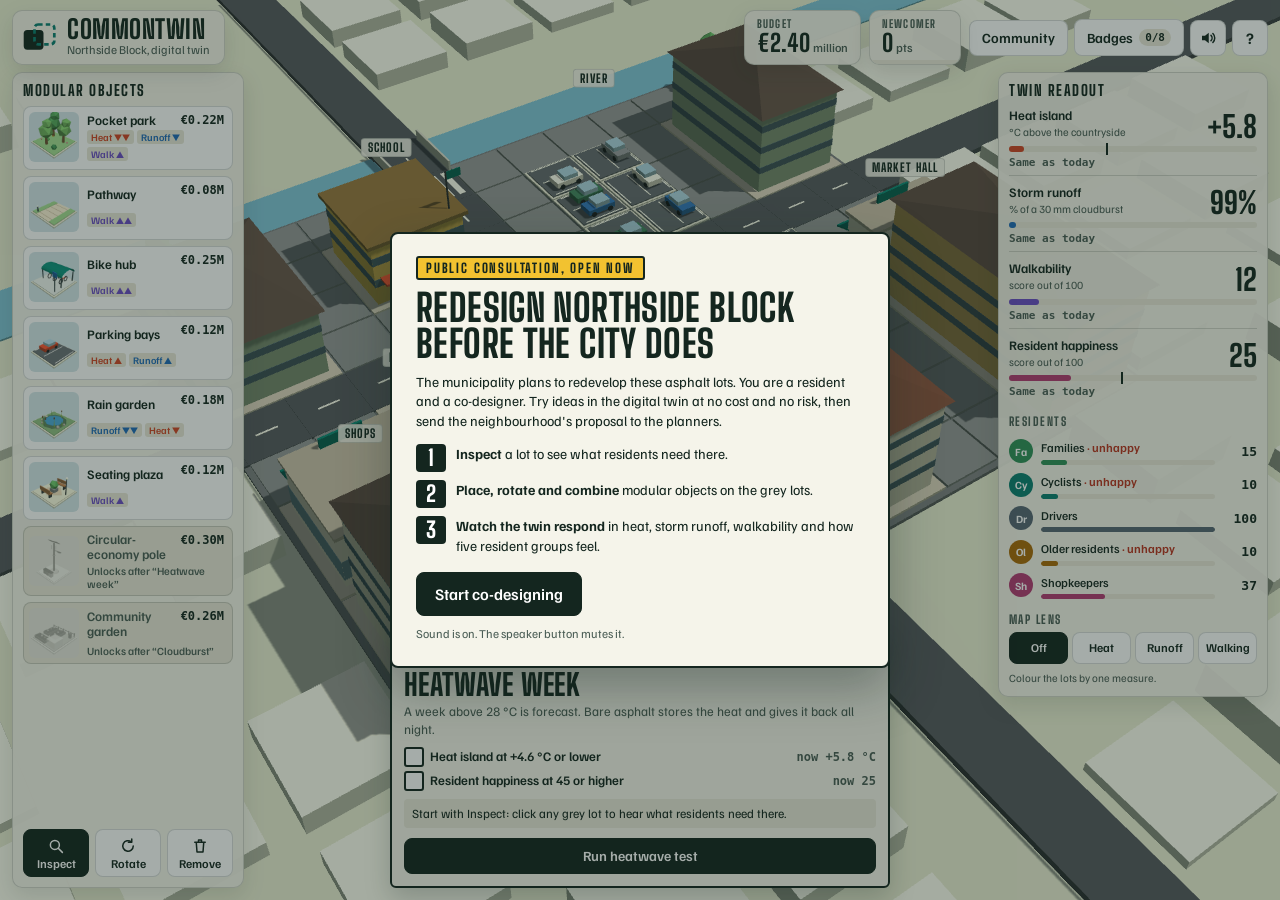
<file: commontwin/index.html>
<!DOCTYPE html>
<html lang="en">
<head>
<meta charset="utf-8">
<meta name="viewport" content="width=device-width, initial-scale=1">
<title>CommonTwin Game</title>
<link rel="preconnect" href="https://fonts.googleapis.com">
<link rel="preconnect" href="https://fonts.gstatic.com" crossorigin>
<link href="https://fonts.googleapis.com/css2?family=Big+Shoulders+Display:wght@700;800&family=Familjen+Grotesk:wght@400;500;600;700&display=swap" rel="stylesheet">
<style>
:root{
  /* Layout: a full-bleed 3D model of the block; paper annotation cards dock to the edges, and one loud yellow planning notice carries the challenge. */
  --ink:#14261f; --ink-soft:#4a5d55; --paper:#f5f4ea; --paper-2:#e9e7d8; --line:rgba(20,38,31,.17);
  --notice:#f2c230; --twin:#0a7d70; --twin-text:#086a5f;
  --heat:#cf4526; --rain:#1f6bb8; --walk:#6a4bc4; --joy:#b23a72; --good:#1d7a45; --bad:#b93420;
  --sky:#d5e6ea;
  --display:"Big Shoulders Display","Arial Narrow","Roboto Condensed",Impact,sans-serif;
  --body:"Familjen Grotesk","Segoe UI",system-ui,-apple-system,sans-serif;
  --mono:ui-monospace,"SFMono-Regular",Menlo,Consolas,monospace;
  color-scheme:light;
}
*{box-sizing:border-box}
[hidden]{display:none !important}
html,body{height:100%;margin:0}
body{background:var(--sky);color:var(--ink);font:400 14px/1.4 var(--body);overflow:hidden;-webkit-user-select:none;user-select:none;-webkit-tap-highlight-color:transparent}
h1,h2,h3,p,ul,ol{margin:0}
ul,ol{padding:0;list-style:none}
button{font:inherit;color:inherit}
:focus-visible{outline:3px solid var(--twin);outline-offset:2px}
kbd{font:600 11px var(--mono);border:1px solid var(--line);border-bottom-width:2px;border-radius:4px;padding:0 4px;background:#fff}

#scene{position:fixed;inset:0;width:100%;height:100%;display:block;touch-action:none;cursor:default}
#scene:focus-visible{outline:none}
#labels{position:fixed;inset:0;pointer-events:none;overflow:hidden}
.mark3d{position:absolute;left:0;top:0;white-space:nowrap;font:800 12px/1 var(--display);letter-spacing:.08em;text-transform:uppercase;color:var(--ink);background:rgba(245,244,234,.88);border:1px solid var(--line);border-radius:4px;padding:3px 6px 2px;will-change:transform}
.mark3d.pin{background:var(--walk);color:#fff;border-color:transparent}
.mark3d.pin::after{content:"";position:absolute;left:50%;top:100%;width:2px;height:14px;background:var(--walk);margin-left:-1px}
.mark3d.pin.off{display:none}
.bubble{position:absolute;left:0;top:0;display:flex;gap:6px;align-items:center;max-width:230px;white-space:normal;background:#fff;border:1px solid var(--line);border-radius:12px 12px 12px 2px;padding:6px 10px 6px 6px;font:500 13px/1.25 var(--body);box-shadow:0 6px 16px rgba(20,38,31,.18);animation:bub 3.6s ease forwards;will-change:transform,opacity}
.bubble.neg{border-color:var(--bad)}
@keyframes bub{0%{opacity:0;margin-top:8px}8%{opacity:1;margin-top:0}85%{opacity:1}100%{opacity:0;margin-top:-10px}}
.disc{flex:none;display:inline-grid;place-items:center;width:24px;height:24px;border-radius:50%;color:#fff;font:700 11px/1 var(--body)}

.card{background:rgba(245,244,234,.96);border:1px solid var(--line);border-radius:10px;box-shadow:0 8px 22px rgba(20,38,31,.13)}
.btn{display:inline-flex;align-items:center;justify-content:center;gap:6px;font:600 14px/1 var(--body);padding:9px 12px;min-height:36px;border-radius:8px;border:1px solid var(--line);background:#fff;color:var(--ink);cursor:pointer}
.btn:hover{background:var(--paper-2)}
.btn:disabled{opacity:.5;cursor:not-allowed}
.btn.primary{background:var(--ink);border-color:var(--ink);color:#fff}
.btn.primary:hover{background:#22423a}
.btn.big{font-size:16px;padding:12px 18px;min-height:44px}
.btn.danger{color:var(--bad)}
.btn.icon{width:36px;padding:0;font-weight:700;font-size:16px}
.btn svg{width:18px;height:18px;flex:none}
.pill{font:600 11px/1 var(--mono);background:var(--paper-2);border-radius:20px;padding:3px 6px}

.top{position:fixed;left:12px;right:12px;top:10px;display:flex;align-items:stretch;gap:8px;pointer-events:none;z-index:5}
.top>*{pointer-events:auto}
.brand{display:flex;align-items:center;gap:10px;padding:6px 14px 6px 8px}
.brand .mark{width:36px;height:36px}
.brand h1{font:800 26px/0.95 var(--display);letter-spacing:.02em;text-transform:uppercase}
.brand p{font-size:12px;color:var(--ink-soft)}
.stats{display:flex;gap:8px;margin-left:auto}
.stat{position:relative;display:flex;flex-direction:column;justify-content:center;padding:5px 12px 7px;min-width:92px;overflow:hidden}
.stat .k{font:800 11px/1.2 var(--display);letter-spacing:.1em;text-transform:uppercase;color:var(--ink-soft)}
.stat .v b{font:800 24px/1 var(--display);font-variant-numeric:tabular-nums}
.stat .v i{font:500 12px var(--body);color:var(--ink-soft);margin-left:3px;font-style:normal}
.lvlbar{position:absolute;left:0;right:0;bottom:0;height:4px;background:var(--paper-2)}
.lvlbar i{display:block;height:100%;width:0;background:var(--notice);transition:width .4s}
.stat.bump{animation:bump .45s}
@keyframes bump{30%{transform:scale(1.07);background:#fff6cf}}
.actions{display:flex;gap:6px;align-items:center}
#btn-sound .mute{display:none}
#btn-sound[aria-pressed="false"] .waves{display:none}
#btn-sound[aria-pressed="false"] .mute{display:block}

.palette{position:fixed;left:12px;top:72px;bottom:12px;width:232px;display:flex;flex-direction:column;padding:10px;z-index:4}
.palette h2,.twin h2{font:800 15px/1 var(--display);letter-spacing:.1em;text-transform:uppercase;margin-bottom:8px}
#palette-list{flex:1;min-height:0;overflow:auto;display:flex;flex-direction:column;gap:6px;padding:2px;margin:-2px}
.obj{position:relative;display:grid;grid-template-columns:50px 1fr;gap:2px 8px;align-items:center;text-align:left;padding:5px 8px 5px 5px;border-radius:8px;border:1px solid var(--line);background:#fff;cursor:pointer;touch-action:pan-y}
.obj:hover{background:var(--paper-2)}
.obj img{grid-row:1/3;width:50px;height:50px;border-radius:6px;background:var(--sky);-webkit-user-drag:none;pointer-events:none}
.obj .n{font-weight:600;font-size:13px;line-height:1.15;padding-right:54px}
.obj .c{position:absolute;right:8px;top:7px;font:700 12px/1 var(--mono)}
.obj .fx{display:flex;flex-wrap:wrap;gap:3px}
.fx i{font:600 10px/1 var(--body);font-style:normal;padding:2px 4px;border-radius:3px;background:var(--paper-2);white-space:nowrap}
.fx .h{color:var(--heat)} .fx .r{color:var(--rain)} .fx .w{color:var(--walk)}
.obj[aria-pressed="true"]{border-color:var(--ink);box-shadow:inset 0 0 0 2px var(--ink);background:#fffbe6}
.obj.short .c{color:var(--bad)}
.obj.locked{cursor:not-allowed;background:var(--paper-2)}
.obj.locked img{filter:grayscale(1);opacity:.45}
.obj.locked .n{color:var(--ink-soft)}
.obj .lock{font:500 11px/1.2 var(--body);color:var(--ink-soft)}
.tools{display:grid;grid-template-columns:repeat(3,1fr);gap:6px;margin-top:10px}
.tool{flex-direction:column;gap:3px;font-size:12px;padding:6px 2px;min-height:48px}
.tool[aria-pressed="true"]{background:var(--ink);color:#fff;border-color:var(--ink)}

.twin{position:fixed;right:12px;top:72px;width:270px;max-height:calc(100% - 84px);overflow:auto;padding:10px;z-index:4}
.twin h3,.inspector h3,.sheet h3{font:800 12px/1 var(--display);letter-spacing:.12em;text-transform:uppercase;color:var(--ink-soft);margin:12px 0 6px}
.meter{display:grid;grid-template-columns:1fr auto;gap:0 8px;align-items:end;padding:7px 0;border-top:1px solid var(--line)}
.meter:first-child{border-top:0;padding-top:0}
.meter .name{font-weight:600;font-size:13px}
.meter .unit{font-size:11px;color:var(--ink-soft);grid-column:1}
.meter .val{grid-row:1/3;grid-column:2;font:800 30px/0.9 var(--display);font-variant-numeric:tabular-nums;text-align:right}
.meter .bar{grid-column:1/3;position:relative;height:6px;border-radius:3px;background:var(--paper-2);margin-top:6px}
.meter .bar i{position:absolute;left:0;top:0;bottom:0;border-radius:3px;transition:width .45s}
.meter .bar u{position:absolute;top:-3px;bottom:-3px;width:2px;background:var(--ink)}
.meter .delta{grid-column:1/3;font:600 11px/1 var(--mono);margin-top:5px;color:var(--ink-soft)}
.meter .delta.good{color:var(--good)} .meter .delta.bad{color:var(--bad)}
.meter.flash-good .val{animation:fg .7s} .meter.flash-bad .val{animation:fb .7s}
@keyframes fg{30%{color:var(--good);transform:scale(1.08)}} @keyframes fb{30%{color:var(--bad);transform:scale(1.08)}}
.more{display:none;width:100%;margin-top:8px}
.grp{display:grid;grid-template-columns:24px 1fr 34px;gap:8px;align-items:center;padding:3px 0}
.grp .nm{font-size:12px;font-weight:500;line-height:1.1}
.grp .gb{height:5px;border-radius:3px;background:var(--paper-2);margin-top:3px;overflow:hidden}
.grp .gb i{display:block;height:100%;border-radius:3px;transition:width .45s}
.grp .gv{font:700 13px/1 var(--mono);text-align:right}
.grp.up .gv{color:var(--good)} .grp.down .gv{color:var(--bad)}
.grp.low .nm::after{content:" · unhappy";color:var(--bad);font-weight:600}
.lens{display:grid;grid-template-columns:repeat(4,1fr);gap:4px}
.seg{font-size:12px;padding:6px 2px;min-height:32px}
.seg[aria-pressed="true"]{background:var(--ink);color:#fff;border-color:var(--ink)}
.legend{font-size:11px;color:var(--ink-soft);margin-top:6px;min-height:15px;display:flex;align-items:center;gap:6px}
.legend .grad{flex:none;width:70px;height:8px;border-radius:4px}

.inspector{position:fixed;left:256px;top:72px;width:262px;padding:10px 12px 12px;z-index:4}
.inspector .ref{font:700 11px/1 var(--mono);background:var(--ink);color:#fff;border-radius:3px;padding:3px 5px;margin-right:6px}
.inspector .zone{font:800 12px/1 var(--display);letter-spacing:.1em;text-transform:uppercase;color:var(--ink-soft)}
.inspector h2{font:800 22px/1 var(--display);text-transform:uppercase;letter-spacing:.02em;margin:8px 0 6px}
.inspector dl{display:grid;grid-template-columns:1fr auto;gap:3px 8px;margin:0;font-size:13px}
.inspector dd{margin:0;font:700 13px/1.4 var(--mono);text-align:right}
.inspector .quote{display:flex;gap:8px;align-items:flex-start;margin-top:10px;padding-top:10px;border-top:1px solid var(--line);font-size:13px}
.inspector .row{margin-top:10px}
.inspector .x{position:absolute;right:6px;top:6px;width:28px;min-height:28px;height:28px;border:0;background:none}
.row{display:flex;gap:8px;flex-wrap:wrap;align-items:center}

.notice{position:fixed;left:50%;bottom:12px;transform:translateX(-50%);width:min(500px,calc(100% - 232px - 270px - 64px));min-width:300px;z-index:4;border-radius:6px;box-shadow:0 10px 26px rgba(20,38,31,.22);border:2px solid var(--ink);background:var(--paper)}
.notice-head{display:flex;width:100%;justify-content:space-between;align-items:center;gap:8px;background:var(--notice);border:0;border-bottom:2px solid var(--ink);border-radius:4px 4px 0 0;padding:6px 10px 5px 12px;font:800 14px/1 var(--display);letter-spacing:.14em;text-transform:uppercase;color:var(--ink);cursor:pointer;text-align:left}
.notice-head #ch-count{margin-left:auto}
.notice-head svg{width:16px;height:16px;flex:none;transition:transform .2s}
.notice.min .notice-head svg{transform:rotate(180deg)}
.notice.min .notice-body>:not(h2){display:none}
.notice.min h2{font-size:20px}
.notice-body{padding:10px 12px 12px}
.notice h2{font:800 30px/0.95 var(--display);text-transform:uppercase;letter-spacing:.01em;text-wrap:balance}
#ch-brief{font-size:13px;margin-top:4px;color:var(--ink-soft)}
#ch-goals{margin-top:8px;display:grid;gap:4px}
#ch-goals li{display:grid;grid-template-columns:20px 1fr auto;gap:6px;align-items:center;font-weight:600;font-size:13px}
#ch-goals li::before{content:"";width:16px;height:16px;border:2px solid var(--ink);border-radius:3px;background:#fff}
#ch-goals li.ok::before{background:var(--good) url("data:image/svg+xml,%3Csvg xmlns='http://www.w3.org/2000/svg' viewBox='0 0 16 16'%3E%3Cpath d='M3 8.5l3 3 7-7' fill='none' stroke='%23fff' stroke-width='2.4'/%3E%3C/svg%3E") center/12px no-repeat;border-color:var(--good)}
#ch-goals li span{font:700 12px/1 var(--mono);color:var(--ink-soft)}
#ch-goals li.ok span{color:var(--good)}
.hint{font-size:12.5px;margin-top:8px;padding:6px 8px;background:var(--paper-2);border-radius:4px}
#btn-test{margin-top:10px;width:100%}

#toasts{position:fixed;left:50%;top:72px;transform:translateX(-50%);display:flex;flex-direction:column;align-items:center;gap:6px;z-index:8;pointer-events:none;width:min(440px,calc(100% - 24px))}
.toast{background:var(--ink);color:#fff;border-radius:8px;padding:8px 12px;font-weight:500;font-size:13px;text-align:center;box-shadow:0 8px 20px rgba(20,38,31,.25);animation:toast 3.2s ease forwards}
.toast b{font:800 18px/1 var(--display);letter-spacing:.03em;color:var(--notice);margin-right:6px}
.toast.bad{background:var(--bad)}
.toast.long{animation-duration:5.2s}
@keyframes toast{0%{opacity:0;transform:translateY(-8px)}7%{opacity:1;transform:none}88%{opacity:1}100%{opacity:0}}
#viewbar,#testbar{position:fixed;left:50%;top:72px;transform:translateX(-50%);z-index:7;display:flex;gap:12px;align-items:center;padding:8px 8px 8px 14px;font-weight:600;max-width:calc(100% - 24px)}
#testbar{padding:8px 16px;font:800 18px/1 var(--display);letter-spacing:.1em;text-transform:uppercase;background:var(--notice);border:2px solid var(--ink)}
#fallback{position:fixed;left:50%;top:50%;transform:translate(-50%,-50%);padding:20px;max-width:420px;z-index:30}
#fallback h2{font:800 24px/1 var(--display);text-transform:uppercase;margin-bottom:8px}

.modal{position:fixed;inset:0;display:none;align-items:center;justify-content:center;padding:16px;background:rgba(20,38,31,.38);z-index:20}
.modal.open{display:flex}
.sheet{position:relative;background:var(--paper);border:2px solid var(--ink);border-radius:8px;box-shadow:0 20px 50px rgba(20,38,31,.35);width:min(640px,100%);max-height:100%;overflow:auto;padding:22px 24px 24px;-webkit-user-select:text;user-select:text}
.sheet.small{width:min(500px,100%)}
.sheet.wide{width:min(900px,100%)}
.sheet .close{position:absolute;right:10px;top:10px;font-size:22px}
.kicker{display:inline-block;font:800 13px/1 var(--display);letter-spacing:.14em;text-transform:uppercase;background:var(--notice);border:2px solid var(--ink);border-radius:3px;padding:4px 8px 3px;margin-bottom:10px}
.sheet h2{font:800 38px/0.95 var(--display);text-transform:uppercase;letter-spacing:.01em;text-wrap:balance;margin-bottom:10px;padding-right:30px}
.sheet p{max-width:62ch}
.sheet .fine{font-size:12px;color:var(--ink-soft);margin-top:10px}
.sheet .row{margin-top:16px}
.steps{counter-reset:s;display:grid;gap:8px;margin-top:14px}
.steps li{counter-increment:s;display:grid;grid-template-columns:30px 1fr;gap:10px;align-items:start}
.steps li::before{content:counter(s);font:800 22px/28px var(--display);text-align:center;background:var(--ink);color:#fff;border-radius:4px;height:28px}
.cols{display:grid;grid-template-columns:1fr 1fr;gap:20px}
.plain{display:grid;gap:7px;font-size:13.5px}
.rewards{display:grid;gap:8px;margin-top:12px}
.rewards li{display:grid;grid-template-columns:54px 1fr;gap:10px;align-items:center;background:#fff;border:1px solid var(--line);border-radius:8px;padding:6px 10px 6px 6px;font-weight:500}
.rewards .ic{width:54px;height:54px;border-radius:6px;display:grid;place-items:center;background:var(--sky);font:800 20px/1 var(--display)}
.rewards img{width:54px;height:54px;border-radius:6px;background:var(--sky)}
.rewards b{display:block;font:800 18px/1 var(--display);text-transform:uppercase;letter-spacing:.03em}

.badges{display:grid;grid-template-columns:repeat(auto-fill,minmax(180px,1fr));gap:10px;margin-top:6px}
.badge{display:grid;grid-template-columns:48px 1fr;gap:10px;align-items:center;background:#fff;border:1px solid var(--line);border-radius:8px;padding:8px}
.badge svg{width:48px;height:48px}
.badge b{display:block;font:800 17px/1 var(--display);text-transform:uppercase;letter-spacing:.03em}
.badge span{font-size:12px;color:var(--ink-soft);line-height:1.25;display:block;margin-top:2px}
.badge.off{background:var(--paper-2)}
.badge.off svg{filter:grayscale(1);opacity:.35}
.badge.off b{color:var(--ink-soft)}
.combos{display:flex;flex-wrap:wrap;gap:6px;margin-top:6px}
.combos li{font-size:12px;border:1px dashed var(--ink-soft);border-radius:20px;padding:4px 10px;color:var(--ink-soft)}
.combos li.on{border-style:solid;border-color:var(--ink);background:var(--notice);color:var(--ink);font-weight:600}

.nbs{display:grid;grid-template-columns:repeat(3,1fr);gap:12px;margin-top:8px}
.nb{background:#fff;border:1px solid var(--line);border-radius:8px;padding:10px;display:flex;flex-direction:column;gap:8px}
.nb-head{display:grid;grid-template-columns:76px 1fr;gap:10px;align-items:center}
.nb canvas,.vote canvas{width:76px;height:76px;border-radius:4px;border:1px solid var(--line);image-rendering:pixelated}
.nb b{font:800 22px/1 var(--display);text-transform:uppercase}
.nb .tag{font-size:12px;color:var(--ink-soft)}
.nb .pitch{font-size:13px;font-style:italic}
.chips{display:flex;flex-wrap:wrap;gap:4px}
.chip{font:600 11px/1 var(--mono);padding:4px 6px;border-radius:4px;background:var(--paper-2)}
.chip.h{color:var(--heat)} .chip.r{color:var(--rain)} .chip.w{color:var(--walk)} .chip.j{color:var(--joy)}
.fb{display:grid;gap:4px}
.fb .btn{justify-content:flex-start;text-align:left;font-size:12.5px;font-weight:500;min-height:32px;padding:6px 10px;line-height:1.2}
.said{font-size:12.5px;background:var(--paper-2);border-radius:6px;padding:6px 8px}
.said b{font:600 12.5px var(--body);text-transform:none}
.locked-note{background:var(--paper-2);border:1px dashed var(--ink-soft);border-radius:8px;padding:12px;font-weight:500;margin-top:8px}
.votes{display:grid;gap:8px;margin-top:8px}
.vote{display:grid;grid-template-columns:44px 150px 1fr auto;gap:10px;align-items:center;background:#fff;border:1px solid var(--line);border-radius:8px;padding:6px 10px 6px 6px}
.vote canvas{width:44px;height:44px}
.vote .who b{font:800 18px/1 var(--display);text-transform:uppercase;display:block}
.vote .who span{font-size:12px;color:var(--ink-soft)}
.vote .vb{height:10px;border-radius:5px;background:var(--paper-2);overflow:hidden}
.vote .vb i{display:block;height:100%;background:var(--ink);border-radius:5px}
.vote.lead{border-color:var(--ink);box-shadow:inset 0 0 0 2px var(--ink)}
.vote.lead .vb i{background:var(--good)}
.vote .n{font:700 13px/1 var(--mono);min-width:64px;text-align:right}
.report{background:#fff;border:1px solid var(--line);border-radius:4px;padding:18px 20px;margin-top:8px;font-size:13.5px;position:relative}
.report h4{font:800 24px/1 var(--display);text-transform:uppercase;margin:0 0 4px}
.report h5{font:800 12px/1 var(--display);letter-spacing:.12em;text-transform:uppercase;color:var(--ink-soft);margin:14px 0 6px}
.report table{border-collapse:collapse;width:100%;font-variant-numeric:tabular-nums}
.report th,.report td{text-align:left;padding:5px 8px 5px 0;border-bottom:1px solid var(--line);font-size:13px}
.report th{font-weight:600;color:var(--ink-soft)}
.report td.num{font-family:var(--mono);font-weight:600}
.report ul{list-style:disc;padding-left:18px;display:grid;gap:3px}
.report .stamp{position:absolute;right:16px;top:14px;font:800 20px/1 var(--display);letter-spacing:.14em;text-transform:uppercase;color:var(--good);border:3px solid var(--good);border-radius:4px;padding:5px 9px 3px;transform:rotate(6deg)}
.reply{margin-top:10px;border-left:4px solid var(--twin);background:var(--paper-2);padding:8px 10px;font-size:13px;border-radius:0 6px 6px 0}

body.testing .palette,body.testing .notice,body.viewing .notice{opacity:.35;pointer-events:none}
body.viewing .palette{opacity:.35;pointer-events:none}

@media (max-width:1080px){
  .inspector{left:256px;width:240px}
  .notice{width:min(420px,calc(100% - 232px - 270px - 40px));min-width:260px}
  .notice h2{font-size:24px}
  #ch-brief{display:none}
}
@media (max-width:860px){
  .top{left:8px;right:8px;top:8px;flex-wrap:wrap;gap:6px}
  .brand{padding:4px 10px 4px 6px;gap:6px}.brand p{display:none}.brand .mark{width:26px;height:26px}.brand h1{font-size:17px}
  .stat{min-width:64px;padding:3px 8px 6px}.stat .v b{font-size:19px}
  .stat .k{max-width:96px;overflow:hidden;text-overflow:ellipsis;white-space:nowrap}
  .actions{width:100%;justify-content:flex-end}
  .actions .btn{min-height:32px;padding:6px 10px;font-size:13px}
  .actions .btn.icon{width:32px;padding:0}
  .twin{left:8px;right:8px;top:98px;width:auto;padding:8px;max-height:calc(100% - 260px)}
  .twin h2{display:none}
  #meters{display:grid;grid-template-columns:repeat(4,1fr);gap:6px}
  .meter{border:0;padding:0;display:block}
  .meter .unit,.meter .delta{display:none}
  .meter .name{font-size:11px;white-space:nowrap;overflow:hidden;text-overflow:ellipsis;display:block}
  .meter .val{font-size:22px;text-align:left;display:block;margin-top:2px}
  .more{display:inline-flex;min-height:30px;font-size:12px;padding:4px}
  .twin .extra{display:none}
  .twin.open .extra{display:block}
  .palette{left:8px;right:8px;top:auto;bottom:8px;width:auto;gap:6px;padding:6px}
  .palette h2{display:none}
  #palette-list{flex:none;flex-direction:row;overflow-x:auto;overflow-y:hidden}
  .obj{flex:none;width:148px;grid-template-columns:40px 1fr;padding:4px 6px 4px 4px;touch-action:pan-x}
  .obj img{width:40px;height:40px}
  .obj .n{padding-right:0;font-size:12px}
  .obj .c{position:static;font-size:11px}
  .obj .fx{display:none}
  .obj .lock{grid-column:2;font-size:10px}
  .obj.locked .c{display:none}
  .tools{margin:0;gap:6px}
  .tool{flex-direction:row;min-height:32px;font-size:12px;gap:5px}
  .tool svg{width:15px;height:15px}
  .notice{left:8px;right:8px;bottom:116px;transform:none;width:auto;min-width:0}
  .notice h2{font-size:22px}
  .notice-head{font-size:12px;padding:5px 10px 4px}
  .notice-body{padding:8px 10px 10px}
  #ch-brief,.hint{display:none}
  #btn-test{margin-top:8px}
  body.inspecting .notice{display:none}
  .inspector{left:8px;right:8px;top:auto;bottom:116px;width:auto;z-index:6}
  #toasts,#viewbar,#testbar{top:176px}
  .cols,.nbs{grid-template-columns:1fr}
  .vote{grid-template-columns:44px 1fr auto}
  .vote .vb,.vote .chips,.vote .n{grid-column:1/4}
  .vote .n{text-align:left;min-width:0}
  .sheet{padding:18px 16px}
  .sheet h2{font-size:30px}
}
@media (prefers-reduced-motion:reduce){
  *{animation-duration:.01ms !important;transition-duration:.01ms !important}
  .toast,.bubble{animation:none}
}
</style>
</head>
<body>
<canvas id="scene" tabindex="0" aria-label="3D digital twin of Northside Block. Arrow keys move across lots, Enter acts on the highlighted lot."></canvas>
<div id="labels" aria-hidden="true"></div>

<div id="fallback" class="card" hidden>
  <h2>The 3D twin could not start</h2>
  <p>This game needs WebGL and the three.js library. Open it in a current desktop or mobile browser with hardware acceleration switched on, then reload.</p>
</div>

<header class="top">
  <div class="brand card">
    <svg class="mark" viewBox="0 0 40 40" aria-hidden="true"><rect x="3" y="11" width="22" height="22" rx="4" fill="#14261f"/><rect x="15" y="5" width="22" height="22" rx="4" fill="none" stroke="#0a7d70" stroke-width="3" stroke-dasharray="5 3.5"/></svg>
    <div><h1>CommonTwin</h1><p>Northside Block, digital twin</p></div>
  </div>
  <div class="stats">
    <div class="stat card"><span class="k">Budget</span><span class="v"><b id="budget">€2.40</b><i>million</i></span></div>
    <div class="stat card"><span class="k" id="level-name">Newcomer</span><span class="v"><b id="points">0</b><i>pts</i></span><span class="lvlbar"><i id="level-fill"></i></span></div>
  </div>
  <nav class="actions" aria-label="Game menu">
    <button class="btn" id="btn-community" type="button">Community</button>
    <button class="btn" id="btn-badges" type="button">Badges <span class="pill" id="badge-count">0/8</span></button>
    <button class="btn icon" id="btn-sound" type="button" aria-pressed="true" aria-label="Sound on">
      <svg viewBox="0 0 24 24" aria-hidden="true"><path d="M4 9v6h4l5 4V5L8 9H4z" fill="currentColor"/><path class="waves" d="M16 8.5a5 5 0 0 1 0 7M18.5 6a8.5 8.5 0 0 1 0 12" fill="none" stroke="currentColor" stroke-width="2" stroke-linecap="round"/><path class="mute" d="M16.5 9.5l5 5m0-5l-5 5" fill="none" stroke="currentColor" stroke-width="2" stroke-linecap="round"/></svg>
    </button>
    <button class="btn icon" id="btn-help" type="button" aria-label="How to play">?</button>
  </nav>
</header>

<div id="viewbar" class="card" hidden><span id="viewbar-text"></span><button class="btn primary" id="btn-leave" type="button">Back to my design</button></div>
<div id="testbar" class="card" hidden></div>
<div id="toasts" aria-live="polite"></div>

<aside class="palette card" aria-label="Modular objects">
  <h2>Modular objects</h2>
  <div id="palette-list"></div>
  <div class="tools">
    <button class="btn tool" id="tool-inspect" type="button" aria-pressed="true"><svg viewBox="0 0 24 24" aria-hidden="true"><circle cx="10.5" cy="10.5" r="6" fill="none" stroke="currentColor" stroke-width="2"/><path d="M15 15l5.5 5.5" stroke="currentColor" stroke-width="2" stroke-linecap="round"/></svg>Inspect</button>
    <button class="btn tool" id="tool-rotate" type="button"><svg viewBox="0 0 24 24" aria-hidden="true"><path d="M19 12a7 7 0 1 1-2.5-5.4" fill="none" stroke="currentColor" stroke-width="2" stroke-linecap="round"/><path d="M17 2.5v4.5h-4.5" fill="none" stroke="currentColor" stroke-width="2" stroke-linecap="round" stroke-linejoin="round"/></svg>Rotate</button>
    <button class="btn tool" id="tool-remove" type="button" aria-pressed="false"><svg viewBox="0 0 24 24" aria-hidden="true"><path d="M5 7h14M10 7V4h4v3M7 7l1 13h8l1-13" fill="none" stroke="currentColor" stroke-width="2" stroke-linecap="round" stroke-linejoin="round"/></svg>Remove</button>
  </div>
</aside>

<aside class="twin card" id="twin" aria-label="Twin readout">
  <h2 id="twin-title">Twin readout</h2>
  <div id="meters"></div>
  <button class="btn more" id="btn-more" type="button" aria-expanded="false">Residents and lens</button>
  <div class="extra">
    <h3>Residents</h3>
    <div id="groups"></div>
    <h3>Map lens</h3>
    <div class="lens" role="group" aria-label="Map lens">
      <button class="btn seg" type="button" data-lens="off" aria-pressed="true">Off</button>
      <button class="btn seg" type="button" data-lens="heat" aria-pressed="false">Heat</button>
      <button class="btn seg" type="button" data-lens="rain" aria-pressed="false">Runoff</button>
      <button class="btn seg" type="button" data-lens="walk" aria-pressed="false">Walking</button>
    </div>
    <p class="legend" id="lens-legend"></p>
  </div>
</aside>

<section class="inspector card" id="inspector" aria-live="polite" hidden></section>

<section class="notice" id="challenge" aria-label="Current challenge">
  <button class="notice-head" id="ch-toggle" type="button" aria-expanded="true" aria-controls="ch-body" title="Fold or unfold the notice"><span id="ch-kicker">Planning notice</span><span id="ch-count"></span><svg viewBox="0 0 24 24" aria-hidden="true"><path d="M6 9l6 6 6-6" fill="none" stroke="currentColor" stroke-width="3" stroke-linecap="round" stroke-linejoin="round"/></svg></button>
  <div class="notice-body" id="ch-body">
    <h2 id="ch-title"></h2>
    <p id="ch-brief"></p>
    <ul id="ch-goals"></ul>
    <p class="hint" id="ch-hint"></p>
    <button class="btn primary" id="btn-test" type="button"></button>
  </div>
</section>

<div class="modal open" id="m-start" role="dialog" aria-modal="true" aria-labelledby="start-title">
  <div class="sheet small">
    <p class="kicker">Public consultation, open now</p>
    <h2 id="start-title">Redesign Northside Block before the city does</h2>
    <p>The municipality plans to redevelop these asphalt lots. You are a resident and a co-designer. Try ideas in the digital twin at no cost and no risk, then send the neighbourhood's proposal to the planners.</p>
    <ol class="steps">
      <li><span><b>Inspect</b> a lot to see what residents need there.</span></li>
      <li><span><b>Place, rotate and combine</b> modular objects on the grey lots.</span></li>
      <li><span><b>Watch the twin respond</b> in heat, storm runoff, walkability and how five resident groups feel.</span></li>
    </ol>
    <div class="row">
      <button class="btn primary big" id="btn-start" type="button">Start co-designing</button>
      <button class="btn" id="btn-restart" type="button" hidden>Start over</button>
    </div>
    <p class="fine">Sound is on. The speaker button mutes it.</p>
  </div>
</div>

<div class="modal" id="m-win" role="dialog" aria-modal="true" aria-labelledby="win-title"><div class="sheet small" id="win-sheet"></div></div>
<div class="modal" id="m-badges" role="dialog" aria-modal="true" aria-labelledby="badges-title"><div class="sheet" id="badges-sheet"></div></div>
<div class="modal" id="m-community" role="dialog" aria-modal="true" aria-labelledby="community-title"><div class="sheet wide" id="community-sheet"></div></div>
<div class="modal" id="m-help" role="dialog" aria-modal="true" aria-labelledby="help-title">
  <div class="sheet">
    <button class="btn icon close" type="button" data-close aria-label="Close">×</button>
    <p class="kicker">How to play</p>
    <h2 id="help-title">Controls and loops</h2>
    <div class="cols">
      <div>
        <h3>Controls</h3>
        <ul class="plain">
          <li><b>Place:</b> pick an object, then click a grey lot. With a mouse you can also drag it from the list onto the map.</li>
          <li><b>Rotate:</b> press <kbd>R</kbd> or the Rotate button.</li>
          <li><b>Move:</b> with Inspect active, drag an object to another free lot.</li>
          <li><b>Remove:</b> use the Remove tool. Your own objects are refunded in full.</li>
          <li><b>Camera:</b> drag to orbit, scroll or pinch to zoom.</li>
          <li><b>Keyboard:</b> arrow keys move across lots, <kbd>Enter</kbd> acts, <kbd>1</kbd> to <kbd>8</kbd> pick objects, <kbd>Esc</kbd> returns to Inspect.</li>
        </ul>
      </div>
      <div>
        <h3>Three loops</h3>
        <ul class="plain">
          <li><b>Core:</b> inspect, place, read the twin, earn points and citizen reactions, refine.</li>
          <li><b>Secondary:</b> pass three challenges on a budget, unlock advanced objects, find combos, review neighbours' designs.</li>
          <li><b>Tertiary:</b> earn civic badges, vote on the best design and send the report to the city planners.</li>
        </ul>
        <p class="fine">The twin is a proposal space. Planners make the final decision.</p>
      </div>
    </div>
    <div class="row">
      <button class="btn" id="btn-demo" type="button">Presenter shortcut: unlock all stages</button>
      <button class="btn danger" id="btn-reset" type="button">Reset my game</button>
    </div>
  </div>
</div>

<script src="three.min.js"></script>
<script>
/* CommonTwin: the twin model. Pure functions, no DOM. */
var CT = (function () {
  'use strict';
  var N = 12;
  // W river, R road, X zebra crossing, B housing, S school, H shops, T bus stop, t street tree, . empty lot, P lot with old parking bays
  var MAP = [
    'WWWWWRWWWWWW',
    't....X.....t',
    'BB.SSR.PP.BB',
    'BB.SSR.PP.BB',
    'BB...X.PP.BB',
    'RRRRXRXRRRRR',
    '..T..X.PPP..',
    'HH.PPR....HH',
    'HH.PPR....BB',
    'BB...R....BB',
    'BB.BBRBB..BB',
    'BBtBBRBB..BB'
  ];
  var GATE = [3, 4], MARKET = [9, 7];

  var OBJ = {
    park:    { name: 'Pocket park', cost: 22, heat: 0.05, wet: 0.20, walk: true, fx: { heat: -2, rain: -1, walk: 1 }, who: 'fam', blurb: 'Trees and grass. Cools the lots around it and soaks up rain.' },
    path:    { name: 'Pathway', cost: 8, heat: 0.62, wet: 0.75, walk: true, fx: { walk: 2 }, who: 'cyc', blurb: 'A paved walking link. Chain them to build a safe route.' },
    bike:    { name: 'Bike hub', cost: 25, heat: 0.60, wet: 0.80, walk: true, fx: { walk: 2 }, who: 'cyc', blurb: 'Covered racks. Lifts walkability and wins over cyclists.' },
    parking: { name: 'Parking bays', cost: 12, heat: 1.00, wet: 0.95, walk: false, fx: { heat: 1, rain: 1 }, who: 'drv', blurb: 'Two bays. Drivers and shops need some, but they trap heat and shed rain.' },
    rain:    { name: 'Rain garden', cost: 18, heat: 0.22, wet: 0.00, walk: false, fx: { rain: -2, heat: -1 }, who: 'shop', blurb: 'A planted basin that drinks runoff from the lots beside it.' },
    bench:   { name: 'Seating plaza', cost: 12, heat: 0.55, wet: 0.70, walk: true, fx: { walk: 1 }, who: 'old', blurb: 'Benches and a planter. A place to rest on the way.' },
    pole:    { name: 'Circular-economy pole', cost: 30, heat: 0.55, wet: 0.80, walk: true, fx: { walk: 2 }, who: 'shop', lock: 'heat', blurb: 'Solar light, recycling point and air sensor on one pole.' },
    garden:  { name: 'Community garden', cost: 26, heat: 0.15, wet: 0.15, walk: true, fx: { heat: -1, rain: -1, walk: 1 }, who: 'fam', lock: 'storm', blurb: 'Raised beds that neighbours tend together.' }
  };
  var ORDER = ['park', 'path', 'bike', 'parking', 'rain', 'bench', 'pole', 'garden'];

  var GROUPS = {
    fam:  { name: 'Families', mono: 'Fa', color: '#2f8f58' },
    cyc:  { name: 'Cyclists', mono: 'Cy', color: '#0a7d70' },
    drv:  { name: 'Drivers', mono: 'Dr', color: '#566573' },
    old:  { name: 'Older residents', mono: 'Ol', color: '#a86a08' },
    shop: { name: 'Shopkeepers', mono: 'Sh', color: '#b23a72' }
  };
  var GROUP_IDS = ['fam', 'cyc', 'drv', 'old', 'shop'];

  var ZONES = {
    river:    { name: 'Riverside strip', who: 'old', need: 'People cut through here to reach the bridge, but there is nowhere to sit and no shade.' },
    school:   { name: 'School edge', who: 'fam', need: 'Parents wait on bare asphalt at pick-up time. The children ask for trees to play under.' },
    carpark:  { name: 'Old car park', who: 'drv', need: 'Half the bays stand empty on weekdays. In July this is the hottest spot in the block.' },
    busstop:  { name: 'Bus stop strip', who: 'cyc', need: 'Cyclists lock their bikes to the shelter because there are no racks.' },
    westyard: { name: 'West yard', who: 'shop', need: 'Rain pools behind the shops after every storm and drains slowly.' },
    market:   { name: 'Market lots', who: 'shop', need: 'Shopkeepers want more people passing on foot, and a few bays for deliveries.' }
  };
  var ZONE_IDS = ['river', 'school', 'carpark', 'busstop', 'westyard', 'market'];

  var COMBOS = {
    corridor: { name: 'Green corridor', a: 'park', b: 'path', tip: 'Pathway beside a pocket park' },
    sponge:   { name: 'Sponge parking', a: 'rain', b: 'parking', tip: 'Rain garden beside parking bays' },
    hub:      { name: 'Mobility hub', a: 'bike', b: 'path', tip: 'Bike hub beside a pathway' },
    rest:     { name: 'Shady rest', a: 'bench', b: 'park', tip: 'Seating plaza beside a pocket park' },
    bright:   { name: 'Bright crossing', a: 'pole', b: 'path', tip: 'Circular-economy pole beside a pathway' },
    harvest:  { name: 'Harvest corner', a: 'garden', b: 'rain', tip: 'Community garden beside a rain garden' }
  };
  var COMBO_IDS = ['corridor', 'sponge', 'hub', 'rest', 'bright', 'harvest'];

  var LEVELS = [[0, 'Newcomer'], [80, 'Street steward'], [200, 'Block builder'], [360, 'Neighbourhood planner'], [560, 'Civic master']];

  var BADGES = {
    survey: { name: 'Field surveyor', how: 'Inspect a lot in all six zones.' },
    cool:   { name: 'Cool head', how: 'Pass the heatwave test.' },
    sponge: { name: 'Sponge maker', how: 'Pass the storm test.' },
    way:    { name: 'Wayfinder', how: 'Walk a resident safely from school to market.' },
    combo:  { name: 'Combo crafter', how: 'Discover four different object combos.' },
    fair:   { name: 'Fair dealer', how: 'Get every resident group to 50 or higher at once.' },
    peer:   { name: 'Peer reviewer', how: 'Give feedback on all three neighbour designs.' },
    voice:  { name: 'Voice of the block', how: 'Vote and send the community report to the planners.' }
  };
  var BADGE_IDS = ['survey', 'cool', 'sponge', 'way', 'combo', 'fair', 'peer', 'voice'];

  var SCEN = [
    { id: 'heat', name: 'Heatwave week', lens: 'heat', budget: 240, test: 'Run heatwave test',
      brief: 'A week above 28 °C is forecast. Bare asphalt stores the heat and gives it back all night.',
      goals: [
        { id: 'heat', label: 'Heat island at +4.6 °C or lower', ok: function (m) { return m.heat <= 4.6; }, now: function (m) { return '+' + m.heat.toFixed(1) + ' °C'; } },
        { id: 'happy', label: 'Resident happiness at 45 or higher', ok: function (m) { return m.happy >= 45; }, now: function (m) { return String(m.happy); } }
      ],
      reward: { badge: 'cool', unlock: 'pole', budget: 200 } },
    { id: 'storm', name: 'Cloudburst', lens: 'rain', budget: 0, test: 'Run storm test',
      brief: '30 mm of rain in one hour. Sealed ground sends it straight into the drains and the river.',
      goals: [
        { id: 'runoff', label: 'Storm runoff at 68% or lower', ok: function (m) { return m.runoff <= 68; }, now: function (m) { return m.runoff + '%'; } },
        { id: 'drv', label: 'Drivers at 50 or higher', ok: function (m) { return m.groups.drv >= 50; }, now: function (m) { return String(m.groups.drv); } }
      ],
      reward: { badge: 'sponge', unlock: 'garden', budget: 180 } },
    { id: 'route', name: 'Safe way to school', lens: 'walk', budget: 0, test: 'Send a walker',
      brief: 'Children cross open asphalt between the school gate and the market corner. Link them with walkable lots.',
      goals: [
        { id: 'route', label: 'Walkable route from school gate to market corner', ok: function (m) { return m.route.ok; }, now: function (m) { return m.route.ok ? 'linked' : 'broken'; } },
        { id: 'walk', label: 'Walkability at 65 or higher', ok: function (m) { return m.walk >= 65; }, now: function (m) { return String(m.walk); } }
      ],
      reward: { badge: 'way', budget: 120 } }
  ];

  function key(x, y) { return x + ',' + y; }
  function kind(x, y) { return (x < 0 || y < 0 || x >= N || y >= N) ? null : MAP[y].charAt(x); }
  function isLot(x, y) { var k = kind(x, y); return k === '.' || k === 'P'; }
  function clamp(v, a, b) { return Math.max(a, Math.min(b, v)); }
  function ref(x, y) { return String.fromCharCode(65 + x) + (y + 1); }

  var LOTS = [];
  (function () { for (var y = 0; y < N; y++) for (var x = 0; x < N; x++) if (isLot(x, y)) LOTS.push([x, y]); })();

  function zoneOf(x, y) {
    if (y === 1) return 'river';
    if (y >= 2 && y <= 4 && x <= 4) return 'school';
    if (y >= 2 && y <= 4) return 'carpark';
    if (y === 6 && x <= 4) return 'busstop';
    if (x <= 4) return 'westyard';
    return 'market';
  }

  function baseLayout() {
    var L = {};
    LOTS.forEach(function (p) { if (kind(p[0], p[1]) === 'P') L[key(p[0], p[1])] = { t: 'parking', r: (p[0] % 2), own: false }; });
    return L;
  }

  var N8 = [[-1, -1], [0, -1], [1, -1], [-1, 0], [1, 0], [-1, 1], [0, 1], [1, 1]];
  var N4 = [[0, -1], [-1, 0], [1, 0], [0, 1]];

  function walkableAt(L, x, y) {
    var k = kind(x, y);
    if (k === 'X' || k === 'T') return true;
    if (k !== '.' && k !== 'P') return false;
    var o = L[key(x, y)];
    return !!(o && OBJ[o.t].walk);
  }

  function findRoute(L) {
    var start = key(GATE[0], GATE[1]), goal = key(MARKET[0], MARKET[1]);
    var prev = {}, reach = {}, q = [];
    if (walkableAt(L, GATE[0], GATE[1])) { reach[start] = true; q.push(GATE); }
    while (q.length) {
      var c = q.shift();
      for (var i = 0; i < 4; i++) {
        var nx = c[0] + N4[i][0], ny = c[1] + N4[i][1], nk = key(nx, ny);
        if (reach[nk] || !walkableAt(L, nx, ny)) continue;
        reach[nk] = true; prev[nk] = c; q.push([nx, ny]);
      }
    }
    var ok = !!reach[goal], end = MARKET, best = Infinity;
    if (!ok) {
      end = null;
      Object.keys(reach).forEach(function (k) {
        var p = k.split(',').map(Number), d = Math.abs(p[0] - MARKET[0]) + Math.abs(p[1] - MARKET[1]);
        if (d < best) { best = d; end = p; }
      });
    }
    var path = [];
    for (var cur = end; cur; cur = prev[key(cur[0], cur[1])]) path.unshift(cur);
    return { ok: ok, path: path, reach: reach };
  }

  function evaluate(L) {
    var cnt = { park: 0, path: 0, bike: 0, parking: 0, rain: 0, bench: 0, pole: 0, garden: 0 };
    var tileHeat = {}, tileWet = {}, sumH = 0, sumW = 0, spent = 0;
    LOTS.forEach(function (p) {
      var x = p[0], y = p[1], k = key(x, y), o = L[k];
      if (o) { cnt[o.t]++; if (o.own) spent += OBJ[o.t].cost; }
      var h = o ? OBJ[o.t].heat : 1, w = o ? OBJ[o.t].wet : 1, cool = 0, soak = 0, i, nk, no;
      for (i = 0; i < 8; i++) {
        nk = kind(x + N8[i][0], y + N8[i][1]);
        if (nk === 't') cool += 0.16; else if (nk === 'W') cool += 0.08;
        else if (nk === '.' || nk === 'P') {
          no = L[key(x + N8[i][0], y + N8[i][1])];
          if (no) cool += no.t === 'park' ? 0.16 : no.t === 'garden' ? 0.10 : no.t === 'rain' ? 0.07 : 0;
        }
      }
      for (i = 0; i < 4; i++) {
        nk = kind(x + N4[i][0], y + N4[i][1]);
        if (nk === 't') soak += 0.08;
        else if (nk === '.' || nk === 'P') {
          no = L[key(x + N4[i][0], y + N4[i][1])];
          if (no) soak += no.t === 'rain' ? 0.30 : (no.t === 'park' || no.t === 'garden') ? 0.08 : 0;
        }
      }
      h = clamp(h - Math.min(cool, 0.6), 0, 1); w = clamp(w - soak, 0, 1);
      tileHeat[k] = h; tileWet[k] = w; sumH += h; sumW += w;
    });
    var heatMean = sumH / LOTS.length;
    var heat = Math.round(heatMean * 60) / 10;
    var runoff = Math.round(100 * sumW / LOTS.length);
    var route = findRoute(L);
    var walk = 12 + 2.2 * Math.min(cnt.path, 14) + 5 * Math.min(cnt.bike, 3) + 2.5 * Math.min(cnt.bench, 4) +
      1.5 * Math.min(cnt.park, 8) + 3 * Math.min(cnt.pole, 3) + 1.5 * Math.min(cnt.garden, 3) + (route.ok ? 20 : 0);
    walk = Math.round(clamp(walk, 0, 100));
    var coolness = clamp((0.96 - heatMean) / 0.35, 0, 1);
    var g = {
      fam: 15 + 85 * (0.65 * Math.min(1, (cnt.park + 0.7 * cnt.garden) / 8) + 0.35 * coolness),
      cyc: 10 + 90 * (0.55 * Math.min(1, cnt.bike / 3) + 0.45 * Math.min(1, cnt.path / 10)),
      drv: 100 * Math.min(1, cnt.parking / 10),
      old: 10 + 90 * (0.5 * Math.min(1, cnt.bench / 4) + 0.25 * coolness + 0.25 * Math.min(1, cnt.path / 8)),
      shop: 100 * (0.5 * clamp(walk / 85, 0, 1) + 0.3 * Math.min(1, cnt.parking / 6) + 0.2 * Math.min(1, cnt.pole / 2))
    };
    var sum = 0, min = 100;
    GROUP_IDS.forEach(function (id) { g[id] = Math.round(g[id]); sum += g[id]; min = Math.min(min, g[id]); });
    var happy = Math.round(0.6 * sum / 5 + 0.4 * min);
    return { heat: heat, heatMean: heatMean, runoff: runoff, walk: walk, happy: happy, groups: g, minGroup: min, route: route,
      cnt: cnt, tileHeat: tileHeat, tileWet: tileWet, spent: spent };
  }

  var BASE = evaluate(baseLayout());

  function composite(m) {
    return 0.3 * clamp((BASE.heat - m.heat) / 3.2, 0, 1) + 0.25 * clamp((BASE.runoff - m.runoff) / 55, 0, 1) +
      0.2 * m.walk / 100 + 0.25 * m.happy / 100;
  }
  function progressPts(m) { return Math.round(composite(m) * 400); }

  function combosAt(L, x, y) {
    var o = L[key(x, y)], out = [];
    if (!o) return out;
    for (var i = 0; i < 4; i++) {
      var nx = x + N4[i][0], ny = y + N4[i][1], nk = kind(nx, ny), no = L[key(nx, ny)];
      var nt = no ? no.t : (nk === 'T' || nk === 'X') ? 'path' : null;
      if (!nt) continue;
      for (var c = 0; c < COMBO_IDS.length; c++) {
        var d = COMBOS[COMBO_IDS[c]];
        if ((d.a === o.t && d.b === nt && (no || d.a === 'bike')) || (no && d.b === o.t && d.a === nt)) {
          if (out.indexOf(COMBO_IDS[c]) < 0) out.push(COMBO_IDS[c]);
        }
      }
    }
    return out;
  }

  function level(points) {
    var i = 0;
    while (i + 1 < LEVELS.length && points >= LEVELS[i + 1][0]) i++;
    var next = LEVELS[i + 1];
    return { index: i, name: LEVELS[i][1], next: next ? next[0] : null, fill: next ? (points - LEVELS[i][0]) / (next[0] - LEVELS[i][0]) : 1 };
  }

  // Three neighbours with different priorities. Their layouts run through the same model as the player's.
  function put(L, t, list) { list.forEach(function (p) { L[key(p[0], p[1])] = { t: t, r: (p[0] + p[1]) % 4, own: true }; }); }
  var NEIGHBOURS = [
    { id: 'aino', name: 'Aino', tag: 'Shade first', mono: 'Ai', color: '#2f8f58',
      pitch: 'I turned the old car park into a park. July here is unbearable.',
      chips: [['Love the shade', 1], ['Keep a few bays for drivers', 0], ['Add a route to the market', 0]],
      make: function () {
        var L = baseLayout();
        put(L, 'park', [[7, 2], [8, 2], [7, 3], [8, 3], [7, 4], [8, 4], [2, 3], [3, 4], [2, 9], [7, 8]]);
        put(L, 'rain', [[6, 3], [9, 3], [2, 7]]); put(L, 'path', [[1, 1], [2, 1], [3, 1], [4, 1]]);
        put(L, 'bench', [[6, 1], [4, 4]]); put(L, 'bike', [[3, 6]]);
        return L;
      },
      note: function (m) { return m.heat > 4.4 ? 'It still feels hot out there. A pocket park by the school gate would help.' : 'Lovely and cool. I would walk there in July.'; } },
    { id: 'mikael', name: 'Mikael', tag: 'Keep it drivable', mono: 'Mi', color: '#566573',
      pitch: 'I kept every bay and put rain gardens next to them. People still need their cars.',
      chips: [['Smart rain gardens by the bays', 1], ['Swap some bays for trees', 0], ['It needs a safe school route', 0]],
      make: function () {
        var L = baseLayout();
        put(L, 'parking', [[6, 7], [6, 8]]);
        put(L, 'rain', [[6, 2], [6, 3], [6, 4], [9, 2], [9, 3], [9, 4], [2, 7], [2, 8]]);
        put(L, 'park', [[1, 1], [2, 1], [9, 1], [10, 1]]); put(L, 'bench', [[3, 6], [10, 6]]);
        put(L, 'pole', [[4, 6]]); put(L, 'path', [[3, 4], [4, 4]]);
        return L;
      },
      note: function (m) { return m.groups.drv < 50 ? 'I cannot find a bay anywhere now. Could a few stay near the shops?' : 'Good that some parking stays for deliveries.'; } },
    { id: 'samira', name: 'Samira', tag: 'Walk and bike everywhere', mono: 'Sa', color: '#6a4bc4',
      pitch: 'My kids can walk from the school gate to the market without touching a road.',
      chips: [['Great school route', 1], ['Add more green for the heat', 0], ['Think about storm water', 0]],
      make: function () {
        var L = baseLayout();
        put(L, 'path', [[3, 4], [4, 4], [6, 4], [6, 6], [7, 6], [8, 6], [9, 6], [9, 7], [1, 1], [2, 1], [3, 1], [4, 1], [6, 1], [7, 1], [8, 1]]);
        put(L, 'bike', [[1, 6], [10, 6], [6, 9]]); put(L, 'bench', [[9, 1], [4, 6], [7, 7]]);
        put(L, 'park', [[2, 2], [2, 3], [8, 8], [7, 9]]); put(L, 'pole', [[3, 6], [8, 7]]); put(L, 'garden', [[2, 9]]);
        return L;
      },
      note: function (m) { return m.route.ok ? 'The school route works. Maybe add a bench halfway?' : 'I still cannot walk my kids to the market without crossing open asphalt.'; } }
  ];

  function tally(designs, votedId) {
    // 48 simulated residents split by twin score, plus the player's own vote.
    var w = designs.map(function (d) { return Math.pow(Math.max(0.05, d.score), 3); });
    var tot = w.reduce(function (a, b) { return a + b; }, 0), left = 48, out = {};
    designs.forEach(function (d, i) { var v = Math.floor(48 * w[i] / tot); out[d.id] = v; left -= v; });
    var order = designs.slice().sort(function (a, b) { return b.score - a.score; });
    for (var i = 0; left > 0; i++, left--) out[order[i % order.length].id]++;
    if (votedId && out[votedId] != null) out[votedId]++;
    return out;
  }

  var api = { N: N, MAP: MAP, GATE: GATE, MARKET: MARKET, OBJ: OBJ, ORDER: ORDER, GROUPS: GROUPS, GROUP_IDS: GROUP_IDS, ZONES: ZONES, ZONE_IDS: ZONE_IDS,
    COMBOS: COMBOS, COMBO_IDS: COMBO_IDS, LEVELS: LEVELS, BADGES: BADGES, BADGE_IDS: BADGE_IDS, SCEN: SCEN, LOTS: LOTS, BASE: BASE, NEIGHBOURS: NEIGHBOURS,
    key: key, kind: kind, isLot: isLot, ref: ref, zoneOf: zoneOf, baseLayout: baseLayout, evaluate: evaluate, walkableAt: walkableAt,
    composite: composite, progressPts: progressPts, combosAt: combosAt, level: level, tally: tally, clamp: clamp };
  if (typeof module !== 'undefined' && module.exports) module.exports = api;
  return api;
})();
</script>
<script>
/* CommonTwin: sound effects, synthesized with the Web Audio API (no audio files). */
var AudioFX = (function () {
  'use strict';
  var ctx = null, master = null, noiseBuf = null, muted = false, birds = 0, birdTimer = null;

  function ensure() {
    if (!ctx) {
      try {
        var AC = window.AudioContext || window.webkitAudioContext;
        if (!AC) return false;
        ctx = new AC();
        master = ctx.createGain(); master.gain.value = muted ? 0 : 0.55; master.connect(ctx.destination);
        noiseBuf = ctx.createBuffer(1, ctx.sampleRate * 2, ctx.sampleRate);
        var d = noiseBuf.getChannelData(0);
        for (var i = 0; i < d.length; i++) d[i] = Math.random() * 2 - 1;
      } catch (e) { ctx = null; return false; }
    }
    if (ctx.state === 'suspended') { try { var p = ctx.resume(); if (p && p.catch) p.catch(function () {}); } catch (e) {} }
    return true;
  }

  function tone(t, f, d, g, type, f2, a) {
    var o = ctx.createOscillator(), gn = ctx.createGain();
    o.type = type || 'sine';
    o.frequency.setValueAtTime(f, t);
    if (f2) o.frequency.exponentialRampToValueAtTime(f2, t + d);
    gn.gain.setValueAtTime(0.0001, t);
    gn.gain.exponentialRampToValueAtTime(g, t + (a || 0.006));
    gn.gain.exponentialRampToValueAtTime(0.0001, t + d);
    o.connect(gn); gn.connect(master);
    o.start(t); o.stop(t + d + 0.04);
  }
  function noise(t, d, g, ft, f, f2, q, a) {
    var s = ctx.createBufferSource(), fl = ctx.createBiquadFilter(), gn = ctx.createGain();
    s.buffer = noiseBuf; s.loop = true;
    fl.type = ft || 'lowpass'; fl.frequency.setValueAtTime(f || 1200, t);
    if (f2) fl.frequency.exponentialRampToValueAtTime(f2, t + d);
    fl.Q.value = q || 0.8;
    gn.gain.setValueAtTime(0.0001, t);
    gn.gain.exponentialRampToValueAtTime(g, t + (a || 0.006));
    gn.gain.exponentialRampToValueAtTime(0.0001, t + d);
    s.connect(fl); fl.connect(gn); gn.connect(master);
    s.start(t, Math.random()); s.stop(t + d + 0.05);
  }
  function thunk(t, g) { tone(t, 170, 0.16, g || 0.32, 'sine', 70); noise(t, 0.08, 0.12, 'lowpass', 520); }
  function chirp(t, g) { tone(t, 2500 + Math.random() * 900, 0.07, g, 'sine', 3300 + Math.random() * 900); }

  var FX = {
    ui: function (t) { tone(t, 880, 0.05, 0.07, 'triangle'); },
    select: function (t) { tone(t, 520, 0.07, 0.1, 'triangle', 720); },
    rotate: function (t) { tone(t, 700, 0.035, 0.05, 'square'); tone(t + 0.045, 1050, 0.04, 0.05, 'square'); },
    drop: function (t) { thunk(t, 0.22); },
    place_park: function (t) { thunk(t); noise(t + 0.05, 0.35, 0.1, 'bandpass', 3600, null, 0.7); chirp(t + 0.26, 0.07); chirp(t + 0.37, 0.07); },
    place_path: function (t) { thunk(t, 0.2); noise(t + 0.02, 0.04, 0.18, 'highpass', 2500); noise(t + 0.1, 0.04, 0.16, 'highpass', 2800); noise(t + 0.17, 0.04, 0.14, 'highpass', 3100); },
    place_bike: function (t) { thunk(t); tone(t + 0.08, 1960, 0.5, 0.1); tone(t + 0.08, 2940, 0.3, 0.04); tone(t + 0.27, 1960, 0.6, 0.1); tone(t + 0.27, 2940, 0.35, 0.04); },
    place_parking: function (t) { tone(t, 120, 0.25, 0.38, 'sine', 50); noise(t, 0.1, 0.15, 'lowpass', 400); tone(t + 0.22, 2200, 0.05, 0.035, 'square'); tone(t + 0.33, 2200, 0.05, 0.035, 'square'); },
    place_rain: function (t) { thunk(t, 0.22); tone(t + 0.08, 500, 0.09, 0.13, 'sine', 1100); tone(t + 0.2, 650, 0.09, 0.12, 'sine', 1400); tone(t + 0.31, 420, 0.1, 0.11, 'sine', 900); noise(t + 0.05, 0.45, 0.04, 'bandpass', 1800, null, 1.2); },
    place_bench: function (t) { tone(t, 320, 0.07, 0.25, 'triangle', 200); tone(t + 0.11, 300, 0.08, 0.22, 'triangle', 180); noise(t, 0.05, 0.1, 'lowpass', 900); },
    place_pole: function (t) { thunk(t); tone(t + 0.05, 110, 0.45, 0.05, 'sawtooth', 880); tone(t + 0.45, 1320, 0.4, 0.1); tone(t + 0.55, 1760, 0.5, 0.09); },
    place_garden: function (t) { thunk(t, 0.24); noise(t + 0.04, 0.3, 0.08, 'bandpass', 3000, null, 0.7); tone(t + 0.1, 392, 0.2, 0.1, 'triangle'); tone(t + 0.2, 494, 0.2, 0.1, 'triangle'); tone(t + 0.3, 587, 0.3, 0.1, 'triangle'); },
    remove: function (t) { noise(t, 0.3, 0.18, 'lowpass', 1800, 200); tone(t, 300, 0.25, 0.18, 'sine', 90); },
    error: function (t) { tone(t, 150, 0.13, 0.1, 'square'); tone(t, 112, 0.13, 0.08, 'square'); tone(t + 0.16, 150, 0.16, 0.1, 'square'); tone(t + 0.16, 106, 0.16, 0.08, 'square'); },
    points: function (t) { tone(t, 880, 0.12, 0.1); tone(t + 0.08, 1320, 0.22, 0.1); },
    combo: function (t) { [660, 880, 1100, 1320].forEach(function (f, i) { tone(t + i * 0.07, f, 0.22, 0.11, 'triangle'); }); },
    goal: function (t) { tone(t, 1046, 0.15, 0.1); tone(t + 0.1, 1568, 0.3, 0.1); },
    win: function (t) {
      [523, 659, 784, 1046].forEach(function (f, i) { tone(t + i * 0.12, f, 0.3, 0.15, 'triangle'); });
      [523, 659, 784, 1046].forEach(function (f) { tone(t + 0.5, f, 0.9, 0.07, 'triangle'); });
      noise(t + 0.5, 0.7, 0.03, 'highpass', 6000);
    },
    badge: function (t) { tone(t, 1175, 0.12, 0.1); tone(t + 0.09, 1480, 0.12, 0.1); tone(t + 0.18, 1760, 0.14, 0.1); tone(t + 0.3, 2349, 0.6, 0.08); },
    level: function (t) { [392, 523, 659, 784, 1046].forEach(function (f, i) { tone(t + i * 0.08, f, 0.25, 0.12, 'triangle'); }); },
    up: function (t) { tone(t, 600, 0.12, 0.06, 'sine', 900); },
    down: function (t) { tone(t, 420, 0.16, 0.07, 'sine', 260); },
    vote: function (t) { thunk(t, 0.3); tone(t + 0.1, 988, 0.35, 0.1); },
    send: function (t) { noise(t, 0.5, 0.14, 'bandpass', 400, 3000, 1.5); tone(t + 0.45, 1320, 0.3, 0.1); tone(t + 0.57, 1760, 0.5, 0.1); },
    step: function (t) { noise(t, 0.05, 0.12, 'lowpass', 900); tone(t, 140, 0.05, 0.08, 'sine', 90); },
    storm: function (t) {
      noise(t, 4.4, 0.16, 'bandpass', 2600, null, 0.5, 0.6); noise(t, 4.4, 0.06, 'highpass', 5000, null, 0.7, 0.8);
      tone(t + 1.4, 62, 1.6, 0.3, 'sine', 38, 0.05); noise(t + 1.4, 1.6, 0.2, 'lowpass', 220, 80, 0.8, 0.05);
    },
    heatwave: function (t) {
      tone(t, 2100, 3.2, 0.014, 'sine', null, 0.6); tone(t, 2113, 3.2, 0.014, 'sine', null, 0.6);
      for (var i = 0; i < 34; i++) noise(t + 0.2 + i * 0.085, 0.05, 0.022, 'bandpass', 5200, null, 9);
    }
  };

  function play(name) {
    if (muted || !ensure()) return;
    try { if (FX[name]) FX[name](ctx.currentTime + 0.01); } catch (e) {}
  }

  // Ambient birdsong grows with the amount of green in the twin.
  function setBirds(n) { birds = n; }
  function startAmbient() {
    if (birdTimer) return;
    birdTimer = setInterval(function () {
      if (muted || !ctx || ctx.state !== 'running' || document.hidden) return;
      if (Math.random() < Math.min(0.55, birds * 0.05)) {
        var t = ctx.currentTime + 0.02, n = 2 + Math.floor(Math.random() * 3);
        try { for (var i = 0; i < n; i++) chirp(t + i * 0.11, 0.025); } catch (e) {}
      }
    }, 1300);
  }
  function setMuted(m) { muted = !!m; if (master) master.gain.value = muted ? 0 : 0.55; }

  return { play: play, unlock: ensure, setMuted: setMuted, isMuted: function () { return muted; }, setBirds: setBirds, startAmbient: startAmbient };
})();
</script>
<script>
/* CommonTwin: procedural low-poly 3D models for the neighbourhood and the modular objects. */
var CT3 = (function () {
  'use strict';
  var T = window.THREE;
  if (!T) return null;
  var N = CT.N, TS = 2, HALF = N * TS / 2, TOP = 0.12, B = 0.22;
  var MATS = {}, GEOS = {};

  function wx(x) { return -HALF + (x + 0.5) * TS; }
  function wz(y) { return -HALF + (y + 0.5) * TS; }
  function rng(seed) {
    var a = (seed | 0) + 0x6D2B79F5;
    return function () {
      a |= 0; a = a + 0x6D2B79F5 | 0;
      var t = Math.imul(a ^ a >>> 15, 1 | a);
      t = t + Math.imul(t ^ t >>> 7, 61 | t) ^ t;
      return ((t ^ t >>> 14) >>> 0) / 4294967296;
    };
  }
  function mat(color, o) {
    var k = color + (o ? JSON.stringify(o) : '');
    if (!MATS[k]) {
      var p = { color: color, roughness: 0.92, metalness: 0, flatShading: true };
      if (o) for (var i in o) p[i] = o[i];
      MATS[k] = new T.MeshStandardMaterial(p);
    }
    return MATS[k];
  }
  function geo(kind, a, b, c, d, e, f, g, h) {
    var args = [a, b, c, d, e, f, g, h].filter(function (v) { return v !== undefined; });
    var k = kind + args.join('_');
    if (!GEOS[k]) GEOS[k] = new (Function.prototype.bind.apply(T[kind], [null].concat(args)))();
    return GEOS[k];
  }
  function M(g, m, x, y, z, cast) {
    var mesh = new T.Mesh(g, m);
    mesh.position.set(x || 0, y || 0, z || 0);
    mesh.castShadow = cast !== false; mesh.receiveShadow = true;
    return mesh;
  }
  function box(w, h, d, color, x, y, z, o) { return M(geo('BoxGeometry', w, h, d), mat(color, o), x, y, z); }
  function cyl(rt, rb, h, color, x, y, z, seg, o) { return M(geo('CylinderGeometry', rt, rb, h, seg || 8), mat(color, o), x, y, z); }
  function ico(r, color, x, y, z, o) { return M(geo('IcosahedronGeometry', r, 0), mat(color, o), x, y, z); }
  function cone(r, h, color, x, y, z, seg, o) { return M(geo('ConeGeometry', r, h, seg || 6), mat(color, o), x, y, z); }
  function pick(rnd, arr) { return arr[Math.floor(rnd() * arr.length)]; }

  var GREENS = [0x4f9a5b, 0x5fae63, 0x3f8a55, 0x74b568];
  function tree(g, x, z, s, rnd) {
    var c = pick(rnd, GREENS);
    g.add(cyl(0.06 * s, 0.09 * s, 0.6 * s, 0x7a5a3c, x, B + 0.3 * s, z, 6));
    var a = ico(0.44 * s, c, x, B + 0.86 * s, z); a.rotation.set(rnd(), rnd() * 3, 0); g.add(a);
    var b = ico(0.3 * s, c, x + 0.07 * s, B + 1.27 * s, z - 0.05 * s); b.rotation.set(0, rnd() * 3, rnd()); g.add(b);
  }
  function pad(g, color, o) {
    g.add(box(1.94, 0.06, 1.94, 0xd3d6cc, 0, TOP + 0.03, 0));
    g.add(box(1.78, 0.1, 1.78, color, 0, TOP + 0.05, 0, o));
  }

  var BUILD = {
    park: function (g, rnd) {
      pad(g, 0x8cc084);
      var spots = [[-0.48, -0.42], [0.46, -0.3], [-0.1, 0.5], [0.52, 0.52], [-0.56, 0.3]], i;
      var skip = Math.floor(rnd() * 5), skip2 = (skip + 1 + Math.floor(rnd() * 4)) % 5;
      for (i = 0; i < 5; i++) if (i !== skip && i !== skip2) tree(g, spots[i][0], spots[i][1], 0.85 + rnd() * 0.3, rnd);
      g.add(ico(0.16, 0x3f8a55, spots[skip][0], B + 0.1, spots[skip][1]));
      g.add(ico(0.12, 0x5fae63, spots[skip2][0] * 0.6, B + 0.08, spots[skip2][1] * 0.6));
      var fl = [0xe86a92, 0xf2c230, 0xf7f3e6];
      for (i = 0; i < 4; i++) g.add(ico(0.05, fl[i % 3], -0.7 + rnd() * 1.4, B + 0.04, -0.7 + rnd() * 1.4, { roughness: 0.6 }));
    },
    path: function (g) {
      pad(g, 0xdcd3c2);
      g.add(box(0.36, 0.03, 1.78, 0x8cc084, -0.71, B + 0.012, 0)); g.add(box(0.36, 0.03, 1.78, 0x8cc084, 0.71, B + 0.012, 0));
      for (var i = 0; i < 4; i++) g.add(box(1.02, 0.012, 0.03, 0xb9ae99, 0, B + 0.006, -0.66 + i * 0.44));
      g.add(cyl(0.035, 0.045, 0.34, 0x3b4a52, -0.62, B + 0.17, 0.7, 6));
      g.add(ico(0.05, 0xffe9a8, -0.62, B + 0.37, 0.7, { emissive: 0xffd36b, emissiveIntensity: 0.9 }));
    },
    bike: function (g, rnd) {
      pad(g, 0xcdd5d8);
      var roof = M(geo('CylinderGeometry', 0.55, 0.55, 1.6, 10, 1, true, 0, Math.PI), mat(0x0a7d70, { side: T.DoubleSide }), 0, B + 0.62, -0.28);
      roof.rotation.z = Math.PI / 2; roof.scale.x = 0.5; g.add(roof);
      [[-0.74, -0.78], [0.74, -0.78], [-0.74, 0.22], [0.74, 0.22]].forEach(function (p) { g.add(cyl(0.03, 0.03, 0.62, 0x3b4a52, p[0], B + 0.31, p[1], 6)); });
      var cols = [0xd9482b, 0x2271c2, 0xf2c230];
      for (var i = 0; i < 3; i++) {
        var bx = -0.46 + i * 0.46, c = cols[(i + Math.floor(rnd() * 3)) % 3];
        var w1 = M(geo('TorusGeometry', 0.15, 0.024, 6, 12), mat(0x22262b), bx, B + 0.15, -0.5); w1.rotation.y = Math.PI / 2; g.add(w1);
        var w2 = M(geo('TorusGeometry', 0.15, 0.024, 6, 12), mat(0x22262b), bx, B + 0.15, -0.08); w2.rotation.y = Math.PI / 2; g.add(w2);
        g.add(box(0.035, 0.035, 0.44, c, bx, B + 0.27, -0.29));
        g.add(box(0.2, 0.025, 0.03, 0x22262b, bx, B + 0.4, -0.1));
      }
      g.add(cyl(0.025, 0.025, 0.9, 0x3b4a52, 0.72, B + 0.45, 0.68, 6));
      g.add(box(0.26, 0.26, 0.04, 0x2271c2, 0.72, B + 0.96, 0.68));
    },
    parking: function (g, rnd) {
      pad(g, 0x5a6068);
      [-0.84, 0, 0.84].forEach(function (x) { g.add(box(0.045, 0.012, 1.5, 0xf4f1e6, x, B + 0.006, 0)); });
      var cols = [0xd9482b, 0x2f6fb5, 0xf1efe8, 0xe0b23c, 0x3d7a5c, 0x8a8f98];
      var both = rnd() < 0.55, side = rnd() < 0.5 ? -1 : 1;
      [-1, 1].forEach(function (s) {
        if (!both && s !== side) return;
        var x = s * 0.42, z = (rnd() - 0.5) * 0.2;
        g.add(box(0.56, 0.2, 1.06, pick(rnd, cols), x, B + 0.2, z, { roughness: 0.5 }));
        g.add(box(0.5, 0.17, 0.56, 0x9fc3d9, x, B + 0.385, z - 0.05, { roughness: 0.3 }));
        [[-0.27, -0.33], [0.27, -0.33], [-0.27, 0.33], [0.27, 0.33]].forEach(function (p) {
          var w = cyl(0.1, 0.1, 0.07, 0x22262b, x + p[0], B + 0.1, z + p[1], 10); w.rotation.z = Math.PI / 2; g.add(w);
        });
      });
    },
    rain: function (g, rnd) {
      pad(g, 0x7aa474);
      g.add(cyl(0.7, 0.76, 0.05, 0x4f6f55, 0, B + 0.025, 0, 10));
      g.add(cyl(0.56, 0.56, 0.03, 0x4aa3d8, 0, B + 0.05, 0, 10, { roughness: 0.15, metalness: 0.1 }));
      for (var i = 0; i < 7; i++) {
        var a = rnd() * 6.283, r = 0.5 + rnd() * 0.28, h = 0.3 + rnd() * 0.25;
        g.add(cone(0.03, h, rnd() < 0.5 ? 0x9cbf5a : 0x6fae5d, Math.cos(a) * r, B + h / 2, Math.sin(a) * r, 5));
        if (i % 2 === 0) g.add(cyl(0.028, 0.028, 0.1, 0x6e4a2c, Math.cos(a) * r, B + h + 0.02, Math.sin(a) * r, 5));
      }
      for (i = 0; i < 4; i++) { var a2 = rnd() * 6.283; g.add(ico(0.07 + rnd() * 0.05, 0xa9aca6, Math.cos(a2) * 0.72, B + 0.05, Math.sin(a2) * 0.72)); }
      g.add(box(0.3, 0.06, 0.14, 0xb9bdb6, -0.74, B + 0.03, 0));
    },
    bench: function (g) {
      pad(g, 0xe5dccd);
      var inlay = box(0.86, 0.012, 0.86, 0xd0c4ae, 0, B + 0.006, 0); inlay.rotation.y = Math.PI / 4; g.add(inlay);
      [-1, 1].forEach(function (s) {
        g.add(box(0.76, 0.05, 0.22, 0xa8754a, 0, B + 0.24, s * 0.58));
        g.add(box(0.76, 0.2, 0.04, 0xa8754a, 0, B + 0.4, s * 0.69));
        g.add(box(0.05, 0.22, 0.2, 0x3b4046, -0.3, B + 0.11, s * 0.58)); g.add(box(0.05, 0.22, 0.2, 0x3b4046, 0.3, B + 0.11, s * 0.58));
      });
      g.add(box(0.36, 0.22, 0.36, 0x8b8f96, 0, B + 0.11, 0));
      g.add(ico(0.27, 0x5fae63, 0, B + 0.43, 0));
      g.add(cyl(0.025, 0.03, 0.95, 0x3b4046, 0.72, B + 0.475, -0.2, 6));
      g.add(ico(0.07, 0xffe9a8, 0.72, B + 1.0, -0.2, { emissive: 0xffd36b, emissiveIntensity: 0.9 }));
    },
    pole: function (g) {
      pad(g, 0xdfe5e8);
      g.add(cyl(0.34, 0.4, 0.1, 0xb9c2c7, 0, B + 0.05, 0, 10));
      g.add(cyl(0.045, 0.06, 2.3, 0x3b4a52, 0, B + 1.15, 0, 8));
      var panel = box(0.72, 0.03, 0.46, 0x1f3f7a, 0, B + 2.38, 0, { roughness: 0.3, metalness: 0.2 }); panel.rotation.x = -0.5; g.add(panel);
      g.add(box(0.5, 0.035, 0.035, 0x3b4a52, 0.25, B + 1.78, 0));
      g.add(box(0.22, 0.05, 0.12, 0x3b4a52, 0.5, B + 1.76, 0));
      g.add(ico(0.06, 0xffe9a8, 0.5, B + 1.71, 0, { emissive: 0xffd36b, emissiveIntensity: 1 }));
      var ring = M(geo('TorusGeometry', 0.1, 0.022, 6, 12), mat(0x0a7d70, { emissive: 0x0a7d70, emissiveIntensity: 0.5 }), 0, B + 1.4, 0); ring.rotation.x = Math.PI / 2; g.add(ring);
      var spin = new T.Group(); spin.position.set(0, B + 2.02, 0);
      for (var i = 0; i < 3; i++) { var bl = box(0.035, 0.3, 0.12, 0xf1efe8, 0.15, 0, 0); var h = new T.Group(); h.rotation.y = i * 2.094; h.add(bl); spin.add(h); }
      g.add(spin); g.userData.spin = spin;
      [[-0.3, 0x2f6fb5], [0, 0x2f8f58], [0.3, 0xe0b23c]].forEach(function (b) {
        g.add(box(0.24, 0.34, 0.24, b[1], b[0], B + 0.17, 0.6)); g.add(box(0.26, 0.04, 0.26, 0x3b4046, b[0], B + 0.36, 0.6));
      });
    },
    garden: function (g, rnd) {
      pad(g, 0x9bbf7a);
      var veg = [0x3f8a55, 0xd9482b, 0xe9963a, 0x74b568];
      [[-0.56, -0.3], [0.04, -0.3], [-0.56, 0.62]].forEach(function (p, bi) {
        var long = bi < 2, w = long ? 0.46 : 0.9, d = long ? 0.9 : 0.4;
        g.add(box(w, 0.16, d, 0x9a6b42, p[0] + (long ? 0 : 0.22), B + 0.08, p[1]));
        g.add(box(w - 0.06, 0.02, d - 0.06, 0x5b4632, p[0] + (long ? 0 : 0.22), B + 0.17, p[1]));
        for (var i = 0; i < 3; i++) g.add(ico(0.07, pick(rnd, veg), p[0] + (long ? 0 : 0.22 + (i - 1) * 0.26), B + 0.22, p[1] + (long ? (i - 1) * 0.27 : 0)));
      });
      g.add(box(0.56, 0.4, 0.62, 0xcfe8f0, 0.56, B + 0.2, 0.5, { transparent: true, opacity: 0.6, roughness: 0.2 }));
      var hat = new T.Group(); hat.position.set(0.56, B + 0.5, 0.5); hat.scale.set(0.42, 1, 0.46);
      var hc = cone(1, 0.2, 0xcfe8f0, 0, 0, 0, 4, { transparent: true, opacity: 0.7, roughness: 0.2 }); hc.rotation.y = Math.PI / 4; hat.add(hc); g.add(hat);
      g.add(cyl(0.1, 0.1, 0.26, 0x2f6fb5, 0.7, B + 0.13, -0.62, 8));
      for (var f = 0; f < 5; f++) g.add(box(0.04, 0.26, 0.04, 0x9a6b42, -0.84 + f * 0.42, B + 0.13, -0.84));
      g.add(box(1.72, 0.03, 0.03, 0x9a6b42, 0, B + 0.2, -0.84));
    }
  };

  function build(type, seed) {
    var g = new T.Group();
    BUILD[type](g, rng(seed || 1));
    return g;
  }
  function ghostify(g) {
    g.traverse(function (o) {
      if (o.isMesh) { o.material = o.material.clone(); o.material.transparent = true; o.material.opacity = 0.55; o.material.depthWrite = false; o.castShadow = false; }
    });
    return g;
  }
  function frame(color) {
    var g = new T.Group(), m = new T.MeshBasicMaterial({ color: color, transparent: true, opacity: 0.95, depthTest: false });
    var L = TS - 0.04, t = 0.11;
    [[0, -L / 2 + t / 2, L, t], [0, L / 2 - t / 2, L, t], [-L / 2 + t / 2, 0, t, L], [L / 2 - t / 2, 0, t, L]].forEach(function (a) {
      var p = new T.Mesh(new T.PlaneGeometry(a[2], a[3]), m); p.rotation.x = -Math.PI / 2; p.position.set(a[0], 0, a[1]); p.renderOrder = 6; g.add(p);
    });
    g.userData.mat = m; g.position.y = B + 0.05; g.visible = false;
    return g;
  }

  function building(root, x0, y0, x1, y1, kind, rnd) {
    var w = (x1 - x0 + 1) * TS - 0.7, d = (y1 - y0 + 1) * TS - 0.7;
    var cx = (wx(x0) + wx(x1)) / 2, cz = (wz(y0) + wz(y1)) / 2, by;
    root.add(box((x1 - x0 + 1) * TS - 0.08, 0.12, (y1 - y0 + 1) * TS - 0.08, 0xc9c4b8, cx, 0.06, cz));
    if (kind === 'B') {
      var c = pick(rnd, [0xd9b36a, 0xc0604d, 0xa9bfd1, 0xe9e4d7, 0x9db39a]), h = 2.4 + rnd() * 1.6;
      root.add(box(w, h, d, c, cx, TOP + h / 2, cz));
      for (by = 0.9; by < h - 0.3; by += 0.85) root.add(box(w + 0.03, 0.26, d + 0.03, 0x4f6878, cx, TOP + by, cz, { roughness: 0.4 }));
      var rh = 0.8 + rnd() * 0.4, roof = new T.Group();
      roof.position.set(cx, TOP + h + rh / 2, cz); roof.scale.set((w + 0.34) / 1.414, 1, (d + 0.34) / 1.414);
      var rc = cone(1, rh, pick(rnd, [0x5a4a44, 0x7a4a3a, 0x4b5258]), 0, 0, 0, 4); rc.rotation.y = Math.PI / 4; roof.add(rc); root.add(roof);
    } else if (kind === 'S') {
      root.add(box(w, 2.3, d, 0xe8c15a, cx, TOP + 1.15, cz));
      root.add(box(w + 0.03, 0.3, d + 0.03, 0x4f6878, cx, TOP + 0.85, cz, { roughness: 0.4 }));
      root.add(box(w + 0.03, 0.3, d + 0.03, 0x4f6878, cx, TOP + 1.7, cz, { roughness: 0.4 }));
      root.add(box(w + 0.3, 0.14, d + 0.3, 0x8a6d3b, cx, TOP + 2.37, cz));
      root.add(box(1.1, 0.08, 0.5, 0xd9482b, cx - 0.9, TOP + 1.0, cz + d / 2 + 0.22));
      root.add(cyl(0.03, 0.03, 1.5, 0x3b4046, cx + w / 2 - 0.3, TOP + 3.15, cz + d / 2 - 0.3, 6));
      root.add(box(0.5, 0.3, 0.02, 0x0a7d70, cx + w / 2 - 0.02, TOP + 3.7, cz + d / 2 - 0.3));
    } else {
      var ac = pick(rnd, [0xb23a72, 0x0a7d70, 0xd9482b]);
      root.add(box(w, 1.9, d, 0xece7dc, cx, TOP + 0.95, cz));
      root.add(box(w + 0.03, 0.7, d + 0.03, 0x6f8fa3, cx, TOP + 0.62, cz, { roughness: 0.3 }));
      root.add(box(w + 0.2, 0.12, d + 0.2, 0xb9b2a3, cx, TOP + 1.96, cz));
      var aw = box(w, 0.06, 0.6, ac, cx, TOP + 1.18, cz - d / 2 - 0.24); aw.rotation.x = -0.28; root.add(aw);
      root.add(box(1.3, 0.36, 0.08, ac, cx, TOP + 2.2, cz - d / 2 + 0.2));
    }
  }

  function buildWorld(scene) {
    var root = new T.Group(), lots = {}, x, y, k, X, Z, i;
    scene.add(root);
    var ground = M(new T.PlaneGeometry(500, 500), mat(0xd4dccb), 0, -0.12, 0, false); ground.rotation.x = -Math.PI / 2; root.add(ground);
    root.add(box(N * TS + 0.3, 0.14, (N - 1) * TS + 0.3, 0x70757c, 0, -0.04, TS / 2));
    root.add(box(500, 0.07, TS + 0.5, 0x7cc0dc, 0, -0.085, wz(0), { roughness: 0.25, metalness: 0.05 }));
    root.add(box(70, 0.22, TS, 0x4c5159, -HALF - 35, -0.01, wz(5))); root.add(box(70, 0.22, TS, 0x4c5159, HALF + 35, -0.01, wz(5)));
    root.add(box(TS, 0.22, 70, 0x4c5159, wx(5), -0.01, HALF + 35)); root.add(box(TS, 0.22, 70, 0x4c5159, wx(5), -0.01, -HALF - 35));
    // pale massing blocks around the block, like a planning model
    var crnd = rng(77);
    for (y = -6; y <= 16; y += 2) for (x = -8; x <= 18; x += 2) {
      if (x >= 0 && x < N && y >= 0 && y < N) continue;
      if (x === 4 || y === 4 || y === 0 || y === -2) continue;
      if (crnd() < 0.3) continue;
      var bh = 0.25 + crnd() * 0.9, m = box(3.1, bh, 3.1, 0xeef1e8, wx(x) + 1, bh / 2 - 0.12, wz(y) + 1); m.castShadow = false; root.add(m);
    }
    var seen = {};
    for (y = 0; y < N; y++) for (x = 0; x < N; x++) {
      k = CT.MAP[y].charAt(x); X = wx(x); Z = wz(y);
      if (k === 'W') continue;
      if (k === 'R' || k === 'X') {
        root.add(box(TS, 0.1, TS, 0x4c5159, X, 0.05, Z));
        var horiz = y === 5, vert = x === 5;
        if (k === 'R' && !(horiz && vert)) root.add(horiz ? box(0.7, 0.012, 0.07, 0xf4f1e6, X, 0.106, Z) : box(0.07, 0.012, 0.7, 0xf4f1e6, X, 0.106, Z));
        if (k === 'X') for (i = 0; i < 4; i++) root.add(vert ? box(0.24, 0.014, 1.5, 0xf4f1e6, X - 0.66 + i * 0.44, 0.107, Z) : box(1.5, 0.014, 0.24, 0xf4f1e6, X, 0.107, Z - 0.66 + i * 0.44));
        if (y === 0) { root.add(box(0.08, 0.42, TS + 0.5, 0xc9cdc6, X - 0.96, 0.31, Z)); root.add(box(0.08, 0.42, TS + 0.5, 0xc9cdc6, X + 0.96, 0.31, Z)); }
      } else if (k === '.' || k === 'P') {
        var lot = new T.Mesh(geo('BoxGeometry', TS - 0.08, 0.12, TS - 0.08), new T.MeshStandardMaterial({ color: 0x858a8f, roughness: 0.95, flatShading: true }));
        lot.position.set(X, 0.06, Z); lot.receiveShadow = true; root.add(lot); lots[CT.key(x, y)] = lot;
      } else if (k === 't') {
        root.add(box(TS - 0.08, 0.12, TS - 0.08, 0x8cc084, X, 0.06, Z));
        var tg = new T.Group(); tg.position.set(X, -0.1, Z); var tr = rng(x * 13 + y * 7);
        tree(tg, 0, 0, 1.5, tr); tg.add(ico(0.2, 0x3f8a55, 0.55, B + 0.12, 0.5)); root.add(tg);
      } else if (k === 'T') {
        root.add(box(TS - 0.08, 0.12, TS - 0.08, 0xcfc9bd, X, 0.06, Z));
        root.add(box(1.3, 0.06, 0.7, 0x0a7d70, X, TOP + 1.15, Z + 0.25));
        root.add(box(1.3, 1.0, 0.04, 0xbfe3ee, X, TOP + 0.6, Z + 0.58, { transparent: true, opacity: 0.5, roughness: 0.2 }));
        root.add(cyl(0.03, 0.03, 1.12, 0x3b4046, X - 0.62, TOP + 0.56, Z - 0.05, 6)); root.add(cyl(0.03, 0.03, 1.12, 0x3b4046, X + 0.62, TOP + 0.56, Z - 0.05, 6));
        root.add(box(0.9, 0.06, 0.25, 0xa8754a, X, TOP + 0.32, Z + 0.4));
        root.add(cyl(0.03, 0.03, 1.5, 0x3b4046, X + 0.85, TOP + 0.75, Z - 0.7, 6)); root.add(box(0.3, 0.3, 0.04, 0x2271c2, X + 0.85, TOP + 1.5, Z - 0.7));
      } else if (!seen[CT.key(x, y)]) {
        var x1 = x, y1 = y;
        while (x1 + 1 < N && CT.MAP[y].charAt(x1 + 1) === k) x1++;
        while (y1 + 1 < N && CT.MAP[y1 + 1].charAt(x) === k) y1++;
        for (var yy = y; yy <= y1; yy++) for (var xx = x; xx <= x1; xx++) seen[CT.key(xx, yy)] = true;
        building(root, x, y, x1, y1, k, rng(x * 31 + y * 17 + 3));
      }
    }
    return { root: root, lots: lots };
  }

  function makeThumbs(types) {
    var out = {};
    try {
      var c = document.createElement('canvas'); c.width = c.height = 144;
      var r = new T.WebGLRenderer({ canvas: c, antialias: true, alpha: true, preserveDrawingBuffer: true });
      var sc = new T.Scene(); sc.add(new T.HemisphereLight(0xffffff, 0xb9c7a8, 0.7));
      var d = new T.DirectionalLight(0xfff3dc, 0.55); d.position.set(3, 6, 2); sc.add(d);
      var cm = new T.PerspectiveCamera(30, 1, 0.1, 50);
      types.forEach(function (t) {
        var g = build(t, 5), tall = t === 'pole';
        cm.position.set(tall ? 4.3 : 3.3, tall ? 4.4 : 3.2, tall ? 4.3 : 3.3); cm.lookAt(0, tall ? 1.15 : 0.5, 0);
        sc.add(g); r.render(sc, cm); out[t] = c.toDataURL('image/png'); sc.remove(g);
      });
      r.dispose(); if (r.forceContextLoss) r.forceContextLoss();
    } catch (e) {}
    return out;
  }

  return { build: build, buildWorld: buildWorld, ghostify: ghostify, frame: frame, makeThumbs: makeThumbs, box: box, cyl: cyl, ico: ico, cone: cone, mat: mat, wx: wx, wz: wz, TS: TS, HALF: HALF, TOP: TOP, B: B };
})();
</script>
<script>
/* CommonTwin: scene, input, game loops and interface. */
(function () {
  'use strict';
  var T = window.THREE;
  function $(id) { return document.getElementById(id); }
  function noTwin() { $('fallback').hidden = false; $('m-start').classList.remove('open'); }
  if (!T || !window.CT3) { noTwin(); return; }

  const N = CT.N, OBJ = CT.OBJ, GROUPS = CT.GROUPS, ZONES = CT.ZONES, SCEN = CT.SCEN, COMBOS = CT.COMBOS, BADGES = CT.BADGES, BASE = CT.BASE;
  const key = CT.key, clamp = CT.clamp, wx = CT3.wx, wz = CT3.wz, TS = CT3.TS, HALF = CT3.HALF, B = CT3.B;
  const reduced = !!(window.matchMedia && window.matchMedia('(prefers-reduced-motion: reduce)').matches);
  const lerp = (a, b, t) => a + (b - a) * t;
  const backOut = (t) => 1 + 2.7 * Math.pow(t - 1, 3) + 1.7 * Math.pow(t - 1, 2);
  // Money is stored in whole units of €10,000 and shown in millions of euros.
  const money = (n) => '€' + (n / 100).toFixed(2) + 'M';

  // ---------- state ----------
  const SAVE = 'commontwin.alpha.1';
  function fresh() {
    return { v: 1, layout: CT.baseLayout(), budget: SCEN[0].budget, points: 0, hw: CT.progressPts(BASE), scen: 0, unlocked: [], badges: [],
      zones: [], combos: [], fb: {}, vote: null, sent: false, reply: false, muted: false, hint: 0, started: false, lens: 'off', placed: 0 };
  }
  function usable(s) {
    if (!s || s.v !== 1 || !s.layout || typeof s.budget !== 'number' || typeof s.scen !== 'number') return null;
    const f = fresh();
    Object.keys(f).forEach((k) => { if (s[k] === undefined) s[k] = f[k]; });
    Object.keys(s.layout).forEach((k) => { const p = k.split(',').map(Number), o = s.layout[k]; if (!CT.isLot(p[0], p[1]) || !o || !OBJ[o.t]) delete s.layout[k]; });
    s.scen = clamp(s.scen | 0, 0, SCEN.length);
    return s;
  }
  function loadSaved() { try { return usable(JSON.parse(localStorage.getItem(SAVE))); } catch (e) { return null; } }
  function save() { try { localStorage.setItem(SAVE, JSON.stringify(S)); } catch (e) {} }
  let S = fresh(), own = BASE, metrics = BASE, view = null, testing = false, THUMBS = {};
  const curLayout = () => (view ? view.layout : S.layout);
  const locked = (t) => !!OBJ[t].lock && S.unlocked.indexOf(t) < 0;
  const scenName = (id) => SCEN.filter((s) => s.id === id)[0].name;

  // ---------- three.js scene ----------
  const canvas = $('scene');
  let renderer;
  try { renderer = new T.WebGLRenderer({ canvas: canvas, antialias: true }); } catch (e) { noTwin(); return; }
  renderer.setPixelRatio(Math.min(window.devicePixelRatio || 1, 1.75));
  renderer.shadowMap.enabled = true; renderer.shadowMap.type = T.PCFSoftShadowMap;
  const scene = new T.Scene(), SKY = new T.Color(0xd5e6ea), WARM = new T.Color(0xf3dcb4), GREY = new T.Color(0x9fb0b6);
  scene.background = SKY.clone(); scene.fog = new T.Fog(0xd5e6ea, 60, 150);
  const camera = new T.PerspectiveCamera(34, 1, 0.5, 400);
  const cam = { theta: -0.6, phi: 0.84, r: 40, zoomed: false }, RMIN = 16, RMAX = 120, TZ = 2.4;
  function placeCamera() {
    const sp = Math.sin(cam.phi);
    camera.position.set(cam.r * sp * Math.sin(cam.theta), cam.r * Math.cos(cam.phi), TZ + cam.r * sp * Math.cos(cam.theta));
    camera.lookAt(0, 0.4, TZ);
    scene.fog.near = cam.r + 25; scene.fog.far = cam.r + 120;
  }
  const HEMI = 0.62, SUN = 0.58;
  const hemi = new T.HemisphereLight(0xffffff, 0xb9c7a8, HEMI); scene.add(hemi);
  const sun = new T.DirectionalLight(0xfff3dc, SUN); sun.position.set(16, 30, 12); sun.castShadow = true;
  sun.shadow.mapSize.set(2048, 2048);
  (function (c) { c.left = -20; c.right = 20; c.top = 20; c.bottom = -20; c.near = 1; c.far = 90; })(sun.shadow.camera);
  sun.shadow.bias = -0.0006; sun.shadow.normalBias = 0.03; scene.add(sun);

  const world = CT3.buildWorld(scene);
  const objRoot = new T.Group(); scene.add(objRoot);
  let objs = {};
  const hoverFrame = CT3.frame(0xffffff), selFrame = CT3.frame(0xf2c230);
  scene.add(hoverFrame); scene.add(selFrame);

  function resize() {
    const w = canvas.clientWidth || window.innerWidth, h = canvas.clientHeight || window.innerHeight;
    renderer.setSize(w, h, false); camera.aspect = w / h;
    // shift the view so the block sits in the free space between the top bar and the planning notice
    const topB = (w <= 860 ? $('twin') : document.querySelector('.top')).getBoundingClientRect().bottom, botT = $('challenge').getBoundingClientRect().top;
    camera.setViewOffset(w, h, 0, Math.round(clamp(h / 2 - (topB + botT) / 2, 0, h * 0.2)), w, h);
    camera.updateProjectionMatrix();
    if (!cam.zoomed) { cam.r = camera.aspect >= 1.4 ? 46 : clamp(46 * 1.4 / camera.aspect, 46, 112); placeCamera(); }
  }
  window.addEventListener('resize', resize);

  // tweens
  const tweens = [];
  function tween(ms, fn, done) { tweens.push({ t0: performance.now(), ms: Math.max(1, ms), fn: fn, done: done }); }
  function runTweens(now) {
    for (let i = tweens.length - 1; i >= 0; i--) {
      const w = tweens[i], t = Math.min(1, (now - w.t0) / w.ms);
      w.fn(t);
      if (t >= 1) { tweens.splice(tweens.indexOf(w), 1); if (w.done) w.done(); }
    }
  }

  // objects on lots
  function meshFor(k, o) {
    const p = k.split(',').map(Number), g = CT3.build(o.t, p[0] * 37 + p[1] * 101 + 7);
    g.position.set(wx(p[0]), 0, wz(p[1])); g.rotation.y = -o.r * Math.PI / 2; g.userData.key = k;
    return g;
  }
  function syncObjects(L) {
    Object.keys(objs).forEach((k) => objRoot.remove(objs[k]));
    while (objRoot.children.length) objRoot.remove(objRoot.children[0]);
    objs = {};
    Object.keys(L).forEach((k) => { objs[k] = meshFor(k, L[k]); objRoot.add(objs[k]); });
  }
  function puff(x, z) {
    const m = new T.Mesh(new T.RingGeometry(0.62, 0.8, 28), new T.MeshBasicMaterial({ color: 0xffffff, transparent: true, opacity: 0.8, depthWrite: false, side: T.DoubleSide }));
    m.rotation.x = -Math.PI / 2; m.position.set(x, B + 0.06, z); scene.add(m);
    tween(420, (t) => { m.scale.setScalar(1 + t * 0.9); m.material.opacity = 0.8 * (1 - t); }, () => { scene.remove(m); m.geometry.dispose(); m.material.dispose(); });
  }
  function addMesh(k, pop) {
    if (objs[k]) objRoot.remove(objs[k]);
    const g = meshFor(k, S.layout[k]); objs[k] = g; objRoot.add(g);
    if (pop && !reduced) { g.scale.setScalar(0.3); tween(340, (t) => g.scale.setScalar(0.3 + 0.7 * backOut(t))); puff(g.position.x, g.position.z); }
  }
  function removeMesh(k, anim) {
    const g = objs[k]; if (!g) return;
    delete objs[k];
    if (anim && !reduced) tween(170, (t) => g.scale.setScalar(1 - t * 0.9), () => objRoot.remove(g)); else objRoot.remove(g);
  }
  function markLots() {
    const on = !!OBJ[tool] && !view;
    Object.keys(world.lots).forEach((k) => {
      const m = world.lots[k].material;
      m.emissive.setHex(on && !S.layout[k] ? 0x0a7d70 : 0x000000); m.emissiveIntensity = 0.45;
    });
  }

  // lens overlay
  const lensRoot = new T.Group(); lensRoot.visible = false; scene.add(lensRoot);
  const lensCells = {};
  (function () {
    const g = new T.PlaneGeometry(TS - 0.1, TS - 0.1); g.rotateX(-Math.PI / 2);
    for (let y = 0; y < N; y++) for (let x = 0; x < N; x++) {
      const kd = CT.kind(x, y);
      if (!CT.isLot(x, y) && kd !== 'X' && kd !== 'T') continue;
      const m = new T.Mesh(g, new T.MeshBasicMaterial({ transparent: true, opacity: 0.7, depthWrite: false }));
      m.position.set(wx(x), B + 0.035, wz(y)); m.renderOrder = 3; lensRoot.add(m); lensCells[key(x, y)] = m;
    }
  })();
  const cA = new T.Color(), cB = new T.Color();
  function ramp(stops, t) {
    t = clamp(t, 0, 1) * (stops.length - 1);
    const i = Math.min(stops.length - 2, Math.floor(t));
    return cA.setHex(stops[i]).lerp(cB.setHex(stops[i + 1]), t - i);
  }
  const LEGEND = {
    off: 'Colour the lots by one measure.',
    heat: '<span class="grad" style="background:linear-gradient(90deg,#2fa39a,#f2c230,#cf4526)"></span>cool to hot',
    rain: '<span class="grad" style="background:linear-gradient(90deg,#eaf6ff,#5aa5e0,#174a8f)"></span>soaks in to runs off',
    walk: '<span class="grad" style="background:linear-gradient(90deg,#6a4bc4 50%,#b7a5ec 50%)"></span>linked to the school gate, or cut off'
  };
  function updateLens() {
    const L = S.lens; lensRoot.visible = L !== 'off';
    pinA.el.classList.toggle('off', !(L === 'walk' || S.scen === 2)); pinB.el.classList.toggle('off', !(L === 'walk' || S.scen === 2));
    if (L === 'off') return;
    Object.keys(lensCells).forEach((k) => {
      const m = lensCells[k], lot = metrics.tileHeat[k] !== undefined;
      if (L === 'heat') { m.visible = lot; if (lot) m.material.color.copy(ramp([0x2fa39a, 0xf2c230, 0xcf4526], metrics.tileHeat[k])); }
      else if (L === 'rain') { m.visible = lot; if (lot) m.material.color.copy(ramp([0xeaf6ff, 0x5aa5e0, 0x174a8f], metrics.tileWet[k])); }
      else {
        const p = k.split(',').map(Number), w = CT.walkableAt(curLayout(), p[0], p[1]);
        m.visible = true; m.material.color.setHex(metrics.route.reach[k] ? 0x6a4bc4 : w ? 0xb7a5ec : 0x8d9299);
      }
    });
  }
  function setLens(l, quiet) {
    S.lens = l;
    document.querySelectorAll('.seg').forEach((b) => b.setAttribute('aria-pressed', String(b.dataset.lens === l)));
    $('lens-legend').innerHTML = LEGEND[l];
    updateLens();
    if (!quiet) { AudioFX.play('ui'); if (S.hint === 2 && l !== 'off') S.hint = 3; renderChallenge(); save(); }
  }

  // labels that follow 3D positions
  const marks = [], v3 = new T.Vector3();
  function addMark(text, x, y, z, cls) {
    const e = document.createElement('div'); e.className = 'mark3d' + (cls ? ' ' + cls : ''); e.textContent = text;
    $('labels').appendChild(e);
    const m = { el: e, x: x, y: y, z: z }; marks.push(m); return m;
  }
  addMark('School', wx(3.5), 4.3, wz(2.5)); addMark('Bus stop', wx(2), 2.1, wz(6)); addMark('Shops', wx(0.5), 3.2, wz(7.5));
  addMark('Market hall', wx(10.5), 3.2, wz(7)); addMark('River', wx(9), 0.5, wz(0));
  const pinA = addMark('School gate', wx(CT.GATE[0]), 1.7, wz(CT.GATE[1]), 'pin off'), pinB = addMark('Market corner', wx(CT.MARKET[0]), 1.7, wz(CT.MARKET[1]), 'pin off');
  function updateMarks() {
    const w = canvas.clientWidth, h = canvas.clientHeight, now = performance.now();
    for (let i = marks.length - 1; i >= 0; i--) {
      const m = marks[i];
      if (m.until && now > m.until) { m.el.remove(); marks.splice(i, 1); continue; }
      v3.set(m.x, m.y, m.z).project(camera);
      if (v3.z > 1) { m.el.style.visibility = 'hidden'; continue; }
      m.el.style.visibility = '';
      m.el.style.transform = (m.anchor || 'translate(-50%,-100%)') + ' translate(' + ((v3.x * 0.5 + 0.5) * w).toFixed(1) + 'px,' + ((-v3.y * 0.5 + 0.5) * h).toFixed(1) + 'px)';
    }
  }
  function bubble(x, y, gid, text, neg) {
    const g = GROUPS[gid], e = document.createElement('div');
    e.className = 'bubble' + (neg ? ' neg' : '');
    e.innerHTML = '<span class="disc" style="background:' + g.color + '">' + g.mono + '</span><span><b>' + g.name + ':</b> ' + text + '</span>';
    $('labels').appendChild(e);
    const old = marks.filter((m) => m.until);
    if (old.length >= 2) old[0].until = 1;
    marks.push({ el: e, x: wx(x), y: 2.4, z: wz(y), until: performance.now() + 3500, anchor: 'translate(-16px,-100%)' });
  }

  // ---------- small UI helpers ----------
  function toast(html, cls, long) {
    const box = $('toasts'), e = document.createElement('div');
    e.className = 'toast' + (cls ? ' ' + cls : '') + (long ? ' long' : ''); e.innerHTML = html; box.appendChild(e);
    while (box.children.length > 3) box.firstChild.remove();
    setTimeout(() => e.remove(), long ? 5200 : 3200);
  }
  function deny(msg) { toast(msg, 'bad'); AudioFX.play('error'); }
  function flash(e, c) { e.classList.remove('flash-good', 'flash-bad', 'bump'); void e.offsetWidth; e.classList.add(c); }
  function openModal(id) { $(id).classList.add('open'); const f = $(id).querySelector('.btn.primary, [data-close]'); if (f) f.focus(); }
  function closeModal(id) { $(id).classList.remove('open'); }
  const anyModal = () => document.querySelector('.modal.open');

  function addPoints(list) {
    const sum = list.reduce((a, g) => a + g[0], 0); if (sum <= 0) return;
    const before = CT.level(S.points).index; S.points += sum;
    const after = CT.level(S.points);
    toast('<b>+' + sum + '</b>' + list.map((g) => g[1]).join(' · '));
    flash($('points').closest('.stat'), 'bump');
    if (after.index > before) setTimeout(() => { toast('<b>Level up</b>You are now a ' + after.name.toLowerCase() + '.'); AudioFX.play('level'); }, 1000);
  }
  function awardBadge(id) {
    if (S.badges.indexOf(id) >= 0) return false;
    S.badges.push(id);
    setTimeout(() => { toast('<b>Badge</b>' + BADGES[id].name + ' earned.'); AudioFX.play('badge'); }, 700);
    return true;
  }
  function checkBadges() {
    if (S.zones.length >= CT.ZONE_IDS.length) awardBadge('survey');
    if (S.combos.length >= 4) awardBadge('combo');
    if (own.minGroup >= 50) awardBadge('fair');
    if (Object.keys(S.fb).length >= CT.NEIGHBOURS.length) awardBadge('peer');
    if (S.sent && S.vote) awardBadge('voice');
  }

  // ---------- tools, hover, picking ----------
  let tool = 'inspect', ghost = null, ghostRot = 0, hover = null, selected = null, dragObj = null, palDrag = null;
  function clearGhost() { if (ghost) { scene.remove(ghost); ghost.traverse((o) => { if (o.isMesh) o.material.dispose(); }); ghost = null; } }
  function makeGhost(t, rot) {
    clearGhost();
    ghost = CT3.ghostify(CT3.build(t, 5)); ghost.visible = false; ghost.rotation.y = -rot * Math.PI / 2; scene.add(ghost);
  }
  function setTool(t, quiet) {
    if (t !== 'inspect' && t !== 'remove' && (!OBJ[t] || locked(t))) return;
    tool = t; clearGhost();
    if (OBJ[t]) { makeGhost(t, ghostRot); closeInspector(); }
    $('tool-inspect').setAttribute('aria-pressed', String(t === 'inspect')); $('tool-remove').setAttribute('aria-pressed', String(t === 'remove'));
    document.querySelectorAll('.obj').forEach((b) => b.setAttribute('aria-pressed', String(b.dataset.type === t)));
    markLots(); setHover(hover);
    if (!quiet) AudioFX.play('select');
  }
  function setHover(t) {
    hover = t; let show = false, ok = true;
    if (t && !testing) {
      const k = key(t.x, t.y);
      if (dragObj) { show = true; ok = CT.isLot(t.x, t.y) && (!S.layout[k] || k === dragObj.from); }
      else if (OBJ[tool]) { show = true; ok = !view && CT.isLot(t.x, t.y) && !S.layout[k] && S.budget >= OBJ[tool].cost; }
      else if (tool === 'remove') { show = !!curLayout()[k]; ok = false; }
      else show = true;
    }
    hoverFrame.visible = show;
    if (show) {
      hoverFrame.position.x = wx(t.x); hoverFrame.position.z = wz(t.y);
      hoverFrame.userData.mat.color.setHex((OBJ[tool] || dragObj) ? (ok ? 0x1d9a55 : 0xd9482b) : tool === 'remove' ? 0xd9482b : 0xffffff);
    }
    if (ghost) { ghost.visible = show; if (show) ghost.position.set(wx(t.x), 0, wz(t.y)); }
    canvas.style.cursor = !t ? 'default' : (OBJ[tool] || dragObj) ? (ok ? 'pointer' : 'not-allowed') : tool === 'remove' ? 'pointer' : (curLayout()[key(t.x, t.y)] && !view ? 'grab' : 'pointer');
  }
  const ray = new T.Raycaster(), ndc = new T.Vector2(), plane = new T.Plane(new T.Vector3(0, 1, 0), -CT3.TOP), hit = new T.Vector3();
  function pick(cx, cy, objFirst) {
    const r = canvas.getBoundingClientRect();
    ndc.set(((cx - r.left) / r.width) * 2 - 1, -((cy - r.top) / r.height) * 2 + 1);
    ray.setFromCamera(ndc, camera);
    if (objFirst) {
      const hits = ray.intersectObjects(objRoot.children, true);
      if (hits.length) {
        let o = hits[0].object;
        while (o && !o.userData.key) o = o.parent;
        if (o) { const p = o.userData.key.split(',').map(Number); return { x: p[0], y: p[1] }; }
      }
    }
    if (!ray.ray.intersectPlane(plane, hit)) return null;
    const x = Math.floor((hit.x + HALF) / TS), y = Math.floor((hit.z + HALF) / TS);
    return (x < 0 || y < 0 || x >= N || y >= N) ? null : { x: x, y: y };
  }

  // ---------- actions ----------
  const LINES = {
    fam: { up: ['Shade at pick-up time. The kids will love this.', 'Finally somewhere green to play.', 'That is a real improvement for our street.'], down: ['Less green for the children here.', 'That makes the walk to school hotter.'] },
    cyc: { up: ['Somewhere proper to lock my bike!', 'This makes cycling to the shops easy.', 'A real link at last.'], down: ['Harder to get around by bike now.', 'That was part of my route.'] },
    drv: { up: ['Good, I can still park near home.', 'A bay close to the shops helps.'], down: ['Where do I park now?', 'That was my spot.', 'Fewer bays again.'] },
    old: { up: ['A place to sit halfway. Thank you.', 'Cooler and easier to walk.', 'I can rest on the way to the shops.'], down: ['Further to walk without a rest.', 'It gets hot out here again.'] },
    shop: { up: ['More people will pass my door.', 'Deliveries can still stop here.', 'Good for business.'], down: ['Fewer customers can reach us.', 'Where will the delivery van stop?'] }
  };
  function react(prev, ctx) {
    let best = null, bd = 0;
    CT.GROUP_IDS.forEach((id) => {
      const d = own.groups[id] - prev.groups[id], e = $('g-' + id);
      e.classList.remove('up', 'down');
      if (d !== 0) { e.classList.add(d > 0 ? 'up' : 'down'); setTimeout(() => e.classList.remove('up', 'down'), 2600); }
      if (Math.abs(d) > Math.abs(bd)) { bd = d; best = id; }
    });
    if (best && Math.abs(bd) >= 2 && ctx) {
      const arr = LINES[best][bd > 0 ? 'up' : 'down'];
      bubble(ctx.x, ctx.y, best, arr[Math.floor(Math.random() * arr.length)] + ' (' + (bd > 0 ? '+' : '−') + Math.abs(bd) + ')', bd < 0);
      setTimeout(() => AudioFX.play(bd > 0 ? 'up' : 'down'), 520);
    }
  }
  function afterChange(prev, ctx) {
    own = CT.evaluate(S.layout); metrics = own;
    const gains = []; let newCombo = false;
    const pp = CT.progressPts(own);
    if (pp > S.hw) { gains.push([pp - S.hw, 'Twin improved']); S.hw = pp; }
    if (ctx && ctx.placed) CT.combosAt(S.layout, ctx.x, ctx.y).forEach((id) => {
      if (S.combos.indexOf(id) < 0) { S.combos.push(id); gains.push([12, 'New combo: ' + COMBOS[id].name]); newCombo = true; }
    });
    if (gains.length) { addPoints(gains); setTimeout(() => AudioFX.play(newCombo ? 'combo' : 'points'), 260); }
    react(prev, ctx);
    if (S.scen < SCEN.length) SCEN[S.scen].goals.forEach((g) => {
      if (!g.ok(prev) && g.ok(own)) setTimeout(() => { toast('<b>Goal met</b>' + g.label + '.'); AudioFX.play('goal'); }, 800);
    });
    checkBadges(); refreshAll(); save();
  }
  function tryPlace(x, y, type, rot) {
    if (testing) return false;
    if (view) { deny('This is a neighbour’s design. Go back to yours to build.'); return false; }
    const k = key(x, y);
    if (!CT.isLot(x, y)) { deny('You can only build on the grey lots.'); return false; }
    if (S.layout[k]) { deny('That lot is taken. Remove what is there first.'); return false; }
    if (S.budget < OBJ[type].cost) { deny('Not enough budget. Remove one of your objects for a full refund, or pass the challenge to earn more.'); return false; }
    const prev = own;
    S.layout[k] = { t: type, r: rot || 0, own: true }; S.budget -= OBJ[type].cost; S.placed++;
    if (S.hint < 2) S.hint = 2; else if (S.hint === 2 && S.placed >= 3) S.hint = 3;
    addMesh(k, true); AudioFX.play('place_' + type);
    afterChange(prev, { x: x, y: y, placed: true });
    return true;
  }
  function tryRemove(x, y) {
    if (testing) return;
    if (view) { deny('This is a neighbour’s design. Go back to yours to edit.'); return; }
    const k = key(x, y), o = S.layout[k];
    if (!o) { deny('Nothing to remove on that lot.'); return; }
    const prev = own, refund = o.own ? OBJ[o.t].cost : 0;
    delete S.layout[k]; S.budget += refund;
    if (selected === k) closeInspector();
    removeMesh(k, true); AudioFX.play('remove');
    toast(refund ? OBJ[o.t].name + ' removed. ' + money(refund) + ' refunded.' : 'Old parking bays cleared. The lot is free.');
    afterChange(prev, { x: x, y: y });
  }
  function rotateAction() {
    if (testing || view) return;
    if (OBJ[tool]) { ghostRot = (ghostRot + 1) % 4; if (ghost) ghost.rotation.y = -ghostRot * Math.PI / 2; AudioFX.play('rotate'); return; }
    const o = selected && S.layout[selected];
    if (!o) { toast('Pick an object first, or click one of yours with Inspect, then rotate.'); return; }
    o.r = (o.r + 1) % 4;
    const g = objs[selected], from = g.rotation.y, to = -o.r * Math.PI / 2, d = ((to - from + Math.PI * 3) % (Math.PI * 2)) - Math.PI;
    if (reduced) g.rotation.y = to; else tween(160, (t) => { g.rotation.y = from + d * t; }, () => { g.rotation.y = to; });
    AudioFX.play('rotate'); save();
  }
  function startDrag(k) {
    const o = S.layout[k]; if (!o) return;
    dragObj = { from: k, o: o }; objs[k].visible = false; closeInspector();
    makeGhost(o.t, o.r); AudioFX.play('select');
  }
  function finishDrag(t) {
    const d = dragObj; dragObj = null; clearGhost();
    const k = t ? key(t.x, t.y) : null;
    if (objs[d.from]) objs[d.from].visible = true;
    if (!t || k === d.from) { setHover(t); return; }
    if (!CT.isLot(t.x, t.y) || S.layout[k]) { deny('Drop it on a free grey lot.'); setHover(t); return; }
    const prev = own;
    delete S.layout[d.from]; S.layout[k] = d.o;
    removeMesh(d.from, false); addMesh(k, true); AudioFX.play('drop');
    afterChange(prev, { x: t.x, y: t.y, placed: true });
  }
  function act(t) {
    if (testing) return;
    if (!t) { if (tool === 'inspect') closeInspector(); return; }
    if (OBJ[tool]) tryPlace(t.x, t.y, tool, ghostRot);
    else if (tool === 'remove') tryRemove(t.x, t.y);
    else inspect(t.x, t.y);
  }

  // ---------- inspector ----------
  const FIXED = { W: ['River', 'The storm drains empty here. Lots next to the water stay a little cooler.'], R: ['Street', 'Cars only. Walkers cross at the zebra crossings.'],
    X: ['Zebra crossing', 'Walkable. It links the lots on both sides of the street.'], B: ['Housing', 'Residents live here. They are your neighbours in the community stage.'],
    S: ['School', 'Its gate opens onto lot D5. Children walk from here to the market.'], H: ['Shops', 'Shopkeepers want footfall and a few bays for deliveries.'],
    T: ['Bus stop', 'Walkable. A bike hub beside it makes a mobility hub.'], t: ['Street tree', 'An existing tree. It already cools the lots around it.'] };
  let inspected = null;
  function closeInspector() { $('inspector').hidden = true; selected = null; inspected = null; selFrame.visible = false; document.body.classList.remove('inspecting'); }
  function inspect(x, y, quiet) {
    const k = key(x, y), kd = CT.kind(x, y), L = curLayout(), box = $('inspector');
    inspected = { x: x, y: y };
    let h = '<button class="btn icon x" type="button" data-act="close" aria-label="Close inspector">×</button><span class="ref">' + CT.ref(x, y) + '</span>';
    if (CT.isLot(x, y)) {
      const o = L[k], zid = CT.zoneOf(x, y), z = ZONES[zid], g = GROUPS[z.who];
      selected = k; selFrame.visible = true; selFrame.position.x = wx(x); selFrame.position.z = wz(y);
      h += '<span class="zone">' + z.name + '</span><h2>' + (o ? OBJ[o.t].name : 'Bare asphalt') + '</h2><dl>' +
        '<dt>Surface heat</dt><dd>+' + (metrics.tileHeat[k] * 6).toFixed(1) + ' °C</dd>' +
        '<dt>Rain that runs off</dt><dd>' + Math.round(metrics.tileWet[k] * 100) + '%</dd>' +
        '<dt>Safe to walk</dt><dd>' + (CT.walkableAt(L, x, y) ? 'yes' : 'no') + '</dd></dl>' +
        '<div class="quote"><span class="disc" style="background:' + g.color + '">' + g.mono + '</span><span><b>' + g.name + ' say:</b> ' + z.need + '</span></div>';
      if (o && !view) h += '<div class="row"><button class="btn" type="button" data-act="rotate">Rotate</button><button class="btn danger" type="button" data-act="remove">Remove' + (o.own ? ' (+' + money(OBJ[o.t].cost) + ')' : '') + '</button></div>';
      if (!view && !quiet && S.zones.indexOf(zid) < 0) {
        S.zones.push(zid); addPoints([[5, 'Field notes: ' + z.name]]); AudioFX.play('points');
        if (S.hint === 0) S.hint = 1;
        checkBadges(); updateHUD(); save();
      } else if (!quiet) AudioFX.play('ui');
    } else {
      selected = null; selFrame.visible = false;
      h += '<span class="zone">Fixed</span><h2>' + FIXED[kd][0] + '</h2><p>' + FIXED[kd][1] + '</p>';
      if (!quiet) AudioFX.play('ui');
    }
    box.innerHTML = h; box.hidden = false; document.body.classList.add('inspecting');
  }
  $('inspector').addEventListener('click', (e) => {
    const b = e.target.closest('[data-act]'); if (!b || !inspected) return;
    if (b.dataset.act === 'close') closeInspector();
    else if (b.dataset.act === 'rotate') rotateAction();
    else if (b.dataset.act === 'remove') tryRemove(inspected.x, inspected.y);
  });

  // ---------- pointer and keyboard input ----------
  const ptrs = new Map(); let down = null, pinch = null;
  const dist = (a, b) => Math.hypot(a.x - b.x, a.y - b.y);
  canvas.addEventListener('pointerdown', (e) => {
    AudioFX.unlock();
    ptrs.set(e.pointerId, { x: e.clientX, y: e.clientY });
    try { canvas.setPointerCapture(e.pointerId); } catch (err) {}
    if (ptrs.size === 2) {
      const a = Array.from(ptrs.values()); pinch = { d: Math.max(20, dist(a[0], a[1])), r: cam.r }; down = null;
      if (dragObj) finishDrag(null);
      return;
    }
    const t = pick(e.clientX, e.clientY, tool === 'inspect' || tool === 'remove');
    down = { id: e.pointerId, x: e.clientX, y: e.clientY, moved: false, tile: t, theta: cam.theta, phi: cam.phi, btn: e.button };
    if (tool === 'inspect' && t && !view && !testing && S.layout[key(t.x, t.y)]) down.grab = key(t.x, t.y);
  });
  canvas.addEventListener('pointermove', (e) => {
    if (ptrs.has(e.pointerId)) ptrs.set(e.pointerId, { x: e.clientX, y: e.clientY });
    if (pinch && ptrs.size === 2) {
      const a = Array.from(ptrs.values());
      cam.r = clamp(pinch.r * pinch.d / Math.max(20, dist(a[0], a[1])), RMIN, RMAX); cam.zoomed = true; placeCamera(); return;
    }
    if (down && down.id === e.pointerId) {
      const dx = e.clientX - down.x, dy = e.clientY - down.y;
      if (!down.moved && Math.hypot(dx, dy) > 7) { down.moved = true; if (down.grab) startDrag(down.grab); }
      if (down.moved) {
        if (dragObj) setHover(pick(e.clientX, e.clientY, false));
        else { cam.theta = down.theta - dx * 0.0075; cam.phi = clamp(down.phi - dy * 0.006, 0.3, 1.32); placeCamera(); canvas.style.cursor = 'grabbing'; }
      }
      return;
    }
    if (e.pointerType === 'mouse' && !palDrag) setHover(pick(e.clientX, e.clientY, false));
  });
  function pointerEnd(e, cancelled) {
    ptrs.delete(e.pointerId); if (ptrs.size < 2) pinch = null;
    if (!down || down.id !== e.pointerId) return;
    const d = down; down = null;
    if (dragObj) { finishDrag(cancelled ? null : pick(e.clientX, e.clientY, false)); return; }
    if (!cancelled && !d.moved && d.btn === 0) act(OBJ[tool] ? pick(e.clientX, e.clientY, false) : d.tile);
    else if (e.pointerType === 'mouse') setHover(pick(e.clientX, e.clientY, false));
  }
  canvas.addEventListener('pointerup', (e) => pointerEnd(e, false));
  canvas.addEventListener('pointercancel', (e) => pointerEnd(e, true));
  canvas.addEventListener('pointerleave', () => { if (!down && !palDrag) setHover(null); });
  canvas.addEventListener('contextmenu', (e) => e.preventDefault());
  canvas.addEventListener('wheel', (e) => {
    e.preventDefault();
    cam.r = clamp(cam.r * (1 + Math.sign(e.deltaY) * 0.08), RMIN, RMAX); cam.zoomed = true; placeCamera();
  }, { passive: false });
  canvas.addEventListener('keydown', (e) => {
    const mv = { ArrowLeft: [-1, 0], ArrowRight: [1, 0], ArrowUp: [0, -1], ArrowDown: [0, 1] }[e.key];
    if (mv) { const c = hover || { x: 5, y: 6 }; setHover({ x: clamp(c.x + mv[0], 0, N - 1), y: clamp(c.y + mv[1], 0, N - 1) }); e.preventDefault(); }
    else if ((e.key === 'Enter' || e.key === ' ') && hover) { act(hover); e.preventDefault(); }
  });
  window.addEventListener('keydown', (e) => {
    if (e.key === 'Escape') {
      const m = anyModal();
      if (m && m.id !== 'm-start') { closeModalFlow(m.id); return; }
      if (!m) { setTool('inspect'); closeInspector(); }
      return;
    }
    if (anyModal() || e.ctrlKey || e.metaKey || e.altKey) return;
    const tag = (e.target && e.target.tagName) || '';
    if (tag === 'INPUT' || tag === 'TEXTAREA') return;
    if (e.key === 'r' || e.key === 'R') rotateAction();
    else if ((e.key === 'Delete' || e.key === 'Backspace') && selected && S.layout[selected]) { const p = selected.split(',').map(Number); tryRemove(p[0], p[1]); }
    else if (e.key >= '1' && e.key <= '8' && !view && !testing) {
      const t = CT.ORDER[Number(e.key) - 1];
      if (locked(t)) deny('Locked. Pass “' + scenName(OBJ[t].lock) + '” to unlock it.'); else setTool(tool === t ? 'inspect' : t);
    }
  });
  window.addEventListener('pointermove', (e) => {
    if (!palDrag) return;
    if (!palDrag.moved && Math.hypot(e.clientX - palDrag.x, e.clientY - palDrag.y) > 8) { palDrag.moved = true; if (tool !== palDrag.type) setTool(palDrag.type); }
    if (palDrag.moved) setHover(document.elementFromPoint(e.clientX, e.clientY) === canvas ? pick(e.clientX, e.clientY, false) : null);
  });
  window.addEventListener('pointerup', (e) => {
    if (!palDrag) return;
    const d = palDrag; palDrag = null;
    if (d.moved && document.elementFromPoint(e.clientX, e.clientY) === canvas) { const t = pick(e.clientX, e.clientY, false); if (t) tryPlace(t.x, t.y, d.type, ghostRot); }
  });

  // ---------- palette ----------
  function fxChips(fx) {
    const lab = { heat: ['Heat', 'h'], rain: ['Runoff', 'r'], walk: ['Walk', 'w'] };
    return Object.keys(fx).map((k) => '<i class="' + lab[k][1] + '">' + lab[k][0] + ' ' + (fx[k] > 0 ? '▲' : '▼').repeat(Math.abs(fx[k])) + '</i>').join('');
  }
  function buildPalette() {
    THUMBS = CT3.makeThumbs(CT.ORDER);
    const list = $('palette-list'); list.innerHTML = '';
    CT.ORDER.forEach((t, i) => {
      const o = OBJ[t], b = document.createElement('button');
      b.type = 'button'; b.className = 'obj'; b.dataset.type = t; b.setAttribute('aria-pressed', 'false');
      b.innerHTML = (THUMBS[t] ? '<img alt="" draggable="false" src="' + THUMBS[t] + '">' : '<img alt="" draggable="false" src="[data-uri]">') +
        '<span class="n">' + o.name + '</span><span class="c">' + money(o.cost) + '</span><span class="fx">' + fxChips(o.fx) + '</span><span class="lock"></span>';
      b.title = o.blurb + ' Key ' + (i + 1) + '.';
      b.addEventListener('click', () => {
        if (locked(t)) { deny('Locked. Pass “' + scenName(o.lock) + '” to unlock the ' + o.name.toLowerCase() + '.'); return; }
        if (view || testing) return;
        setTool(tool === t ? 'inspect' : t);
      });
      b.addEventListener('pointerdown', (e) => {
        if (e.pointerType === 'mouse' && e.button === 0 && !locked(t) && !view && !testing) palDrag = { type: t, x: e.clientX, y: e.clientY, moved: false };
      });
      list.appendChild(b);
    });
  }
  function updatePalette() {
    document.querySelectorAll('.obj').forEach((b) => {
      const t = b.dataset.type, o = OBJ[t], lk = locked(t);
      b.classList.toggle('locked', lk); b.classList.toggle('short', !lk && S.budget < o.cost);
      b.setAttribute('aria-disabled', String(lk));
      b.querySelector('.lock').textContent = lk ? 'Unlocks after “' + scenName(o.lock) + '”' : '';
      b.querySelector('.fx').hidden = lk;
    });
  }
  $('tool-inspect').addEventListener('click', () => setTool('inspect'));
  $('tool-remove').addEventListener('click', () => setTool(tool === 'remove' ? 'inspect' : 'remove'));
  $('tool-rotate').addEventListener('click', rotateAction);

  // ---------- twin readout ----------
  const METERS = [
    { id: 'heat', name: 'Heat island', unit: '°C above the countryside', color: 'var(--heat)', get: (m) => m.heat, fmt: (v) => '+' + v.toFixed(1), good: (v) => (6 - v) / 3.6, low: true },
    { id: 'runoff', name: 'Storm runoff', unit: '% of a 30 mm cloudburst', color: 'var(--rain)', get: (m) => m.runoff, fmt: (v) => v + '%', good: (v) => (100 - v) / 60, low: true },
    { id: 'walk', name: 'Walkability', unit: 'score out of 100', color: 'var(--walk)', get: (m) => m.walk, fmt: (v) => String(v), good: (v) => v / 100 },
    { id: 'happy', name: 'Resident happiness', unit: 'score out of 100', color: 'var(--joy)', get: (m) => m.happy, fmt: (v) => String(v), good: (v) => v / 100 }
  ];
  const TARGET = [{ heat: 4.6, happy: 45 }, { runoff: 68 }, { walk: 65 }];
  let shown = {};
  function buildReadout() {
    $('meters').innerHTML = METERS.map((d) => '<div class="meter" id="mt-' + d.id + '"><span class="name">' + d.name + '</span><span class="val">0</span><span class="unit">' + d.unit +
      '</span><div class="bar"><i style="background:' + d.color + '"></i><u title="Challenge goal"></u></div><span class="delta"></span></div>').join('');
    $('groups').innerHTML = CT.GROUP_IDS.map((id) => '<div class="grp" id="g-' + id + '"><span class="disc" style="background:' + GROUPS[id].color + '">' + GROUPS[id].mono +
      '</span><span><span class="nm">' + GROUPS[id].name + '</span><div class="gb"><i style="background:' + GROUPS[id].color + '"></i></div></span><span class="gv">0</span></div>').join('');
  }
  function updateHUD() {
    $('budget').textContent = '€' + (S.budget / 100).toFixed(2); $('points').textContent = S.points;
    const lv = CT.level(S.points);
    $('level-name').textContent = lv.name; $('level-fill').style.width = Math.round(lv.fill * 100) + '%';
    $('badge-count').textContent = S.badges.length + '/' + CT.BADGE_IDS.length;
    $('twin-title').textContent = view ? view.name + '’s twin' : 'Twin readout';
    const tg = (!view && TARGET[S.scen]) || {};
    METERS.forEach((d) => {
      const e = $('mt-' + d.id), v = d.get(metrics), b = d.get(BASE), u = e.querySelector('.bar u'), de = e.querySelector('.delta');
      e.querySelector('.val').textContent = d.fmt(v);
      e.querySelector('.bar i').style.width = Math.round(clamp(d.good(v), 0.03, 1) * 100) + '%';
      if (tg[d.id] !== undefined) { u.hidden = false; u.style.left = Math.round(clamp(d.good(tg[d.id]), 0, 1) * 100) + '%'; } else u.hidden = true;
      const diff = Math.round((v - b) * 10) / 10, better = d.low ? diff < 0 : diff > 0;
      de.className = 'delta' + (diff === 0 ? '' : better ? ' good' : ' bad');
      de.textContent = diff === 0 ? 'Same as today' : (diff > 0 ? '+' : '−') + (d.id === 'heat' ? Math.abs(diff).toFixed(1) + ' °C' : Math.abs(diff) + (d.id === 'runoff' ? ' points' : '')) + ' vs today';
      if (shown[d.id] !== undefined && shown[d.id] !== v) flash(e, (d.low ? v < shown[d.id] : v > shown[d.id]) ? 'flash-good' : 'flash-bad');
      shown[d.id] = v;
    });
    CT.GROUP_IDS.forEach((id) => {
      const e = $('g-' + id), v = metrics.groups[id];
      e.querySelector('.gv').textContent = v; e.querySelector('.gb i').style.width = v + '%'; e.classList.toggle('low', v < 35);
    });
    renderChallenge(); updatePalette();
  }
  function refreshAll() {
    updateHUD(); updateLens(); markLots();
    if (inspected && !$('inspector').hidden) inspect(inspected.x, inspected.y, true);
    setHover(hover);
    AudioFX.setBirds(metrics.cnt.park + metrics.cnt.garden + metrics.cnt.rain * 0.5);
  }
  document.querySelectorAll('.seg').forEach((b) => b.addEventListener('click', () => setLens(b.dataset.lens)));
  $('btn-more').addEventListener('click', () => { const o = $('twin').classList.toggle('open'); $('btn-more').setAttribute('aria-expanded', String(o)); AudioFX.play('ui'); });

  // ---------- challenge notice ----------
  const GROUP_TIP = { fam: 'They want pocket parks and cooler streets.', cyc: 'They want bike hubs and pathways.', drv: 'They want parking bays kept.',
    old: 'They want seating plazas, shade and pathways.', shop: 'They want people on foot, a few bays and a circular-economy pole.' };
  const GOAL_TIP = { heat: 'A pocket park cools the eight lots around it. Spread parks out to cover more ground.',
    runoff: 'A rain garden drinks runoff from the four lots beside it. Put them next to parking bays.',
    drv: 'Drivers need parking on at least five lots. Keep the bays that are left, or add some back.',
    route: 'Lay pathways, parks or plazas from the school gate (D5) to the market corner (J8). Zebra crossings carry the route over the streets.',
    walk: 'Bike hubs, seating and poles raise walkability. A linked school route adds 20.' };
  function hintText(sc) {
    if (S.scen === 0) {
      if (S.hint === 0) return 'Start with Inspect: click any grey lot to hear what residents need there.';
      if (S.hint === 1) return 'Pick Pocket park in the list, then click a grey lot. With a mouse you can drag it onto the map.';
      if (S.hint === 2) return 'The twin readout just changed. Switch on the Heat lens to find the hot spots.';
    }
    const miss = sc.goals.filter((g) => !g.ok(own))[0];
    if (!miss) return 'Both goals are met. Run the test to prove it.';
    if (miss.id === 'happy') {
      const low = CT.GROUP_IDS.slice().sort((a, b) => own.groups[a] - own.groups[b])[0];
      return GROUPS[low].name + ' are the least happy group (' + own.groups[low] + '). ' + GROUP_TIP[low];
    }
    return GOAL_TIP[miss.id];
  }
  function renderChallenge() {
    const done = S.scen >= SCEN.length;
    $('ch-count').textContent = done ? 'Community stage' : 'Challenge ' + (S.scen + 1) + ' of ' + SCEN.length;
    if (!done) {
      const sc = SCEN[S.scen];
      $('ch-title').textContent = sc.name; $('ch-brief').textContent = sc.brief;
      $('ch-goals').innerHTML = sc.goals.map((g) => '<li class="' + (g.ok(own) ? 'ok' : '') + '">' + g.label + '<span>now ' + g.now(own) + '</span></li>').join('');
      $('ch-hint').textContent = hintText(sc); $('btn-test').textContent = sc.test;
    } else {
      const n = Object.keys(S.fb).length;
      $('ch-title').textContent = 'Take it to the neighbourhood';
      $('ch-brief').textContent = 'All three twin tests passed. Now the block decides together.';
      $('ch-goals').innerHTML = '<li class="' + (n >= 3 ? 'ok' : '') + '">Review your neighbours’ designs<span>' + n + ' of 3</span></li>' +
        '<li class="' + (S.vote ? 'ok' : '') + '">Vote for the best design<span>' + (S.vote ? 'done' : 'open') + '</span></li>' +
        '<li class="' + (S.sent ? 'ok' : '') + '">Send the report to the city planners<span>' + (S.sent ? 'sent' : 'not yet') + '</span></li>';
      $('ch-hint').textContent = S.sent ? 'The proposal is with the planners. Keep refining your design, or reset from the help menu to play again.' : 'You can keep editing your design. The vote uses its current twin scores.';
      $('btn-test').textContent = 'Open the community stage';
    }
  }

  // ---------- twin tests ----------
  const RAIN_N = 700, rainPos = new Float32Array(RAIN_N * 3), rainGeo = new T.BufferGeometry();
  for (let i = 0; i < RAIN_N; i++) { rainPos[i * 3] = (Math.random() - 0.5) * 30; rainPos[i * 3 + 1] = Math.random() * 18; rainPos[i * 3 + 2] = 1 + (Math.random() - 0.5) * 30; }
  rainGeo.setAttribute('position', new T.BufferAttribute(rainPos, 3));
  const rain = new T.Points(rainGeo, new T.PointsMaterial({ color: 0xeef6ff, size: 0.17, transparent: true, opacity: 0.85, depthWrite: false }));
  rain.visible = false; rain.frustumCulled = false; scene.add(rain);
  const walker = new T.Group();
  walker.add(CT3.cyl(0.13, 0.17, 0.5, 0xb23a72, 0, 0.25, 0, 8)); walker.add(CT3.ico(0.15, 0xf0c9a0, 0, 0.64, 0)); walker.add(CT3.box(0.2, 0.22, 0.1, 0xf2c230, 0, 0.3, -0.16));
  walker.visible = false; scene.add(walker);

  function weather(t, bg, sunK, hemiK) {
    scene.background.copy(SKY).lerp(bg, t); scene.fog.color.copy(scene.background);
    sun.intensity = SUN * (1 + (sunK - 1) * t); hemi.intensity = HEMI * (1 + (hemiK - 1) * t);
  }
  function heatTest(done) {
    AudioFX.play('heatwave');
    tween(700, (t) => weather(t, WARM, 1.6, 1.12));
    setTimeout(() => tween(600, (t) => weather(1 - t, WARM, 1.6, 1.12), done), reduced ? 1300 : 3000);
  }
  function stormTest(done) {
    AudioFX.play('storm'); rain.visible = true;
    tween(600, (t) => weather(t, GREY, 0.4, 0.75));
    setTimeout(() => tween(700, (t) => weather(1 - t, GREY, 0.4, 0.75), () => { rain.visible = false; done(); }), reduced ? 1600 : 4000);
  }
  function walkPath(path, i, done) {
    if (i >= path.length - 1) { done(); return; }
    const a = path[i], b = path[i + 1];
    AudioFX.play('step');
    walker.rotation.y = Math.atan2(wx(b[0]) - wx(a[0]), wz(b[1]) - wz(a[1]));
    tween(reduced ? 50 : 230, (t) => walker.position.set(lerp(wx(a[0]), wx(b[0]), t), B + Math.sin(t * Math.PI) * 0.18, lerp(wz(a[1]), wz(b[1]), t)), () => walkPath(path, i + 1, done));
  }
  function routeTest(done) {
    const r = own.route, path = r.path.length ? r.path : [CT.GATE];
    walker.position.set(wx(path[0][0]), B, wz(path[0][1])); walker.rotation.y = 0; walker.visible = true;
    const end = () => setTimeout(() => { walker.visible = false; done(); }, 350);
    setTimeout(() => walkPath(path, 0, () => {
      if (r.ok) tween(650, (t) => { walker.position.y = B + Math.abs(Math.sin(t * Math.PI * 2)) * 0.5; }, end);
      else { const ry = walker.rotation.y; AudioFX.play('down'); tween(600, (t) => { walker.rotation.y = ry + Math.sin(t * 19) * 0.5; }, end); }
    }), 350);
  }
  const WIN_TEXT = { heat: 'The twin ran a full heatwave week. Your shade and planting kept the block cooler, and residents stayed on side.',
    storm: 'The twin poured 30 mm of rain on the block in an hour. Your planting soaked up enough to keep the drains from flooding.',
    route: 'A resident walked from the school gate to the market corner without stepping onto open asphalt.' };
  function badgeSVG(id) {
    const hue = { survey: '#0a7d70', cool: '#cf4526', sponge: '#1f6bb8', way: '#6a4bc4', combo: '#b23a72', fair: '#a86a08', peer: '#2f8f58', voice: '#14261f' }[id];
    const mono = BADGES[id].name.split(' ').map((w) => w.charAt(0).toUpperCase()).join('');
    return '<svg viewBox="0 0 48 48" aria-hidden="true"><path d="M24 2l19 11v22L24 46 5 35V13z" fill="' + hue + '"/><path d="M24 7.5l14.3 8.3v16.4L24 40.5 9.7 32.2V15.8z" fill="none" stroke="#f2c230" stroke-width="2"/>' +
      '<text x="24" y="29.5" text-anchor="middle" font-family="Arial Narrow,Arial,sans-serif" font-weight="800" font-size="15" fill="#fff">' + mono + '</text></svg>';
  }
  function completeScenario(sc) {
    const rw = sc.reward, lines = ['<li><span class="ic">+100</span><span><b>100 points</b>Challenge bonus</span></li>'];
    S.scen++;
    addPoints([[100, 'Challenge passed: ' + sc.name]]);
    if (rw.badge && S.badges.indexOf(rw.badge) < 0) { S.badges.push(rw.badge); lines.push('<li>' + badgeSVG(rw.badge) + '<span><b>Badge: ' + BADGES[rw.badge].name + '</b>' + BADGES[rw.badge].how + '</span></li>'); }
    if (rw.unlock && S.unlocked.indexOf(rw.unlock) < 0) { S.unlocked.push(rw.unlock); lines.push('<li>' + (THUMBS[rw.unlock] ? '<img alt="" src="' + THUMBS[rw.unlock] + '">' : '<span class="ic">New</span>') + '<span><b>Unlocked: ' + OBJ[rw.unlock].name + '</b>' + OBJ[rw.unlock].blurb + '</span></li>'); }
    if (rw.budget) { S.budget += rw.budget; lines.push('<li><span class="ic">+' + (rw.budget / 100) + 'M</span><span><b>' + money(rw.budget) + ' more budget</b>' + (S.scen < SCEN.length ? 'For the next challenge' : 'To keep refining your design') + '</span></li>'); }
    $('win-sheet').innerHTML = '<p class="kicker">Twin test passed</p><h2 id="win-title">' + sc.name + ': solved</h2><p>' + WIN_TEXT[sc.id] + '</p><ul class="rewards">' + lines.join('') +
      '</ul><div class="row"><button class="btn primary big" type="button" data-close>' + (S.scen < SCEN.length ? 'Next challenge' : 'Go to the community stage') + '</button></div>';
    AudioFX.play('win'); checkBadges(); refreshAll(); save(); openModal('m-win');
  }
  function runTest() {
    if (testing || view) return;
    if (S.scen >= SCEN.length) { AudioFX.play('ui'); openCommunity(); return; }
    const sc = SCEN[S.scen], prevLens = S.lens;
    testing = true; setTool('inspect', true); closeInspector(); setHover(null);
    document.body.classList.add('testing'); setLens(sc.lens, true);
    $('testbar').textContent = { heat: 'Heatwave test running', storm: 'Storm test running', route: 'Walker on the way' }[sc.id]; $('testbar').hidden = false;
    const finish = () => {
      testing = false; document.body.classList.remove('testing'); $('testbar').hidden = true; setLens(prevLens, true);
      const miss = sc.goals.filter((g) => !g.ok(own));
      if (!miss.length) completeScenario(sc);
      else { AudioFX.play('error'); toast('<b>Not passed yet</b>' + miss.map((g) => g.label + ' (now ' + g.now(own) + ')').join('. ') + '.', 'bad', true); renderChallenge(); }
    };
    if (sc.id === 'heat') heatTest(finish); else if (sc.id === 'storm') stormTest(finish); else routeTest(finish);
  }
  $('btn-test').addEventListener('click', runTest);
  $('ch-toggle').addEventListener('click', () => {
    const min = $('challenge').classList.toggle('min'); $('ch-toggle').setAttribute('aria-expanded', String(!min)); AudioFX.play('ui'); resize();
  });

  // ---------- community stage ----------
  const NB = CT.NEIGHBOURS.map((n) => { const L = n.make(); return { n: n, id: n.id, name: n.name, layout: L, m: CT.evaluate(L) }; });
  const MINI = { W: '#7cc0dc', R: '#4c5159', X: '#6c7178', B: '#d9c9a8', S: '#e8c15a', H: '#ece7dc', T: '#cfc9bd', t: '#5fae63',
    park: '#5fae63', path: '#e6dcc6', bike: '#0a7d70', parking: '#5a6068', rain: '#4aa3d8', bench: '#c99a6a', pole: '#f2c230', garden: '#9bbf7a' };
  function drawMini(cv, L) {
    const c = cv.getContext('2d'), s = cv.width / N;
    c.fillStyle = '#f5f4ea'; c.fillRect(0, 0, cv.width, cv.height);
    for (let y = 0; y < N; y++) for (let x = 0; x < N; x++) {
      const kd = CT.kind(x, y), o = L[key(x, y)];
      c.fillStyle = o ? MINI[o.t] : CT.isLot(x, y) ? '#a3a8ae' : MINI[kd];
      c.fillRect(x * s + 0.5, y * s + 0.5, s - 1, s - 1);
    }
  }
  function designs() {
    return [{ id: 'you', name: 'Your design', tag: 'Made by you', layout: S.layout, m: own }].concat(NB.map((d) => ({ id: d.id, name: d.name + '’s design', tag: d.n.tag, layout: d.layout, m: d.m })));
  }
  function chips(m) {
    return '<div class="chips"><span class="chip h">+' + m.heat.toFixed(1) + ' °C</span><span class="chip r">' + m.runoff + '% runoff</span><span class="chip w">walk ' + m.walk + '</span><span class="chip j">happy ' + m.happy + '</span></div>';
  }
  const ASK = { fam: 'Could more green space go in near the school?', cyc: 'Where should covered bike parking go?', drv: 'Which bays must stay for residents and deliveries?',
    old: 'Where are seats and shade needed along the main walking routes?', shop: 'How will customers and deliveries reach the shops?' };
  function buildReport() {
    const ds = designs(), votes = CT.tally(ds.map((d) => ({ id: d.id, score: CT.composite(d.m) })), S.vote);
    const ranked = ds.slice().sort((a, b) => votes[b.id] - votes[a.id]), top = ranked[0], m = top.m;
    const total = ds.reduce((a, d) => a + votes[d.id], 0);
    const rows = METERS.map((d) => {
      const a = d.get(BASE), b = d.get(m), diff = Math.round((b - a) * 10) / 10;
      return [d.name, d.fmt(a) + (d.id === 'heat' ? ' °C' : ''), d.fmt(b) + (d.id === 'heat' ? ' °C' : ''), diff === 0 ? 'no change' : (diff > 0 ? '+' : '−') + (d.id === 'heat' ? Math.abs(diff).toFixed(1) + ' °C' : Math.abs(diff) + (d.id === 'runoff' ? ' points' : ''))];
    });
    const built = CT.ORDER.filter((t) => t !== 'parking' && m.cnt[t] > 0).sort((a, b) => m.cnt[b] - m.cnt[a]);
    const items = built.map((t) => m.cnt[t] + ' × ' + OBJ[t].name.toLowerCase());
    const bays = BASE.cnt.parking - m.cnt.parking;
    items.push(bays > 0 ? bays + ' of ' + BASE.cnt.parking + ' parking lots converted' : bays < 0 ? (-bays) + ' parking lots added' : 'All ' + BASE.cnt.parking + ' parking lots kept');
    const open = CT.GROUP_IDS.filter((id) => m.groups[id] < 60).map((id) => GROUPS[id].name + ' score ' + m.groups[id] + ' out of 100. ' + ASK[id]);
    if (!m.route.ok) open.push('The school gate and the market corner are not yet linked by a walkable route.');
    if (!open.length) open.push('No resident group scores below 60. The main open question is cost and phasing.');
    const date = new Date().toLocaleDateString('en-GB', { day: 'numeric', month: 'long', year: 'numeric' });
    const peer = NB.filter((d) => S.fb[d.id] !== undefined).map((d) => 'To ' + d.name + ': “' + d.n.chips[S.fb[d.id]][0] + '”');
    const flagged = built.slice(0, 2).map((t) => OBJ[t].name.toLowerCase() + 's');
    const html = '<h4>Community proposal: Northside Block</h4><p>' + date + ' · ' + total + ' votes cast · compiled in CommonTwin</p>' +
      '<h5>Top-voted design</h5><p><b>' + top.name + '</b> (' + top.tag + '), ' + votes[top.id] + ' votes. Runner-up: ' + ranked[1].name + ', ' + votes[ranked[1].id] + ' votes.</p>' +
      '<h5>What the twin predicts</h5><table><thead><tr><th>Measure</th><th>Today</th><th>Proposal</th><th>Change</th></tr></thead><tbody>' +
      rows.map((r) => '<tr><td>' + r[0] + '</td><td class="num">' + r[1] + '</td><td class="num">' + r[2] + '</td><td class="num">' + r[3] + '</td></tr>').join('') + '</tbody></table>' +
      '<h5>Proposed interventions</h5><ul>' + items.map((i) => '<li>' + i + '</li>').join('') + '</ul>' +
      '<h5>Open questions for the planners</h5><ul>' + open.map((i) => '<li>' + i + '</li>').join('') + '</ul>' +
      (peer.length ? '<h5>From the peer review</h5><ul>' + peer.map((i) => '<li>' + i + '</li>').join('') + '</ul>' : '') +
      '<p class="fine">This is a proposal from residents. The city planning office decides what gets built.</p>';
    const text = ['COMMUNITY PROPOSAL: NORTHSIDE BLOCK', date + ', ' + total + ' votes cast, compiled in CommonTwin', '',
      'Top-voted design: ' + top.name + ' (' + top.tag + '), ' + votes[top.id] + ' votes', '', 'What the twin predicts (today -> proposal):']
      .concat(rows.map((r) => '- ' + r[0] + ': ' + r[1] + ' -> ' + r[2] + ' (' + r[3] + ')'), ['', 'Proposed interventions:'], items.map((i) => '- ' + i),
        ['', 'Open questions for the planners:'], open.map((i) => '- ' + i), ['', 'This is a proposal from residents. The city planning office decides what gets built.']).join('\n');
    return { html: html, text: text, votes: votes, ranked: ranked, total: total, flagged: flagged };
  }
  let reportText = '';
  function renderCommunity() {
    const stage = S.scen >= SCEN.length;
    let h = '<button class="btn icon close" type="button" data-close aria-label="Close">×</button><p class="kicker">Community</p><h2 id="community-title">Northside neighbours</h2>' +
      '<p>Three neighbours have posted their own designs for the block. Visit one in 3D, then tell them what you think. Each review earns 10 points.</p><div class="nbs">';
    NB.forEach((d) => {
      const n = d.n, given = S.fb[d.id];
      h += '<article class="nb"><div class="nb-head"><canvas width="96" height="96" data-mini="' + d.id + '"></canvas><div><b>' + n.name + '</b><div class="tag">' + n.tag + '</div></div></div>' +
        '<p class="pitch">“' + n.pitch + '”</p>' + chips(d.m) + '<button class="btn" type="button" data-act="visit" data-id="' + d.id + '">Visit in 3D</button>';
      if (given === undefined) h += '<div class="fb">' + n.chips.map((c, i) => '<button class="btn" type="button" data-act="fb" data-id="' + d.id + '" data-i="' + i + '">' + c[0] + '</button>').join('') + '</div>';
      else h += '<p class="said">You said: “' + n.chips[given][0] + '”. <b>' + n.name + ':</b> ' + (n.chips[given][1] ? 'Thank you! That was my favourite part too.' : 'Fair point. I will try that in my next version.') + '</p>';
      h += '<p class="said"><b>' + n.name + ' on your design:</b> ' + n.note(own) + '</p></article>';
    });
    h += '</div><h3>Community vote</h3>';
    let rep = null;
    if (!stage) h += '<p class="locked-note">Voting opens when you have passed all three challenges. ' + (SCEN.length - S.scen) + ' to go.</p>';
    else {
      rep = buildReport();
      const max = Math.max.apply(null, rep.ranked.map((d) => rep.votes[d.id]));
      h += '<p>' + (S.vote ? 'The block has voted. ' + rep.total + ' votes were cast.' : 'Pick the design you think is best for the whole block. You may vote for your own.') + '</p><div class="votes">';
      (S.vote ? rep.ranked : designs()).forEach((d, i) => {
        h += '<div class="vote' + (S.vote && i === 0 ? ' lead' : '') + '"><canvas width="48" height="48" data-mini="' + d.id + '"></canvas><div class="who"><b>' + d.name + '</b><span>' + d.tag + (S.vote && i === 0 ? ' · top design' : '') + '</span></div>' +
          (S.vote ? '<div class="vb"><i style="width:' + Math.round(100 * rep.votes[d.id] / max) + '%"></i></div><span class="n">' + rep.votes[d.id] + ' votes' + (S.vote === d.id ? '*' : '') + '</span>'
            : chips(d.m) + '<button class="btn primary" type="button" data-act="vote" data-id="' + d.id + '">Vote</button>') + '</div>';
      });
      h += '</div>' + (S.vote ? '<p class="fine">* includes your vote.</p>' : '');
    }
    h += '<h3>Report to the city planners</h3>';
    if (!stage || !S.vote) h += '<p class="locked-note">The report is compiled from the top-voted design once the vote is in.</p>';
    else {
      reportText = rep.text;
      h += '<div class="report">' + (S.sent ? '<span class="stamp">Sent</span>' : '') + rep.html + '</div>' +
        (S.sent && S.reply ? '<p class="reply"><b>Reply from the planning office (simulated for this demo):</b> Received, thank you. The proposal goes to the next project meeting. ' +
          (rep.flagged.length ? 'The ' + rep.flagged.join(' and the ') + ' are flagged for early study.' : '') + '</p>' : '') +
        '<div class="row">' + (S.sent ? '' : '<button class="btn primary big" type="button" data-act="send">Send to the city planning office</button>') + '<button class="btn" type="button" data-act="copy">Copy report text</button></div>';
    }
    const sheet = $('community-sheet'), top = sheet.scrollTop;
    sheet.innerHTML = h; sheet.scrollTop = top;
    const all = designs();
    sheet.querySelectorAll('canvas[data-mini]').forEach((cv) => drawMini(cv, all.filter((d) => d.id === cv.dataset.mini)[0].layout));
  }
  function openCommunity() { renderCommunity(); openModal('m-community'); }
  function visit(id) {
    const d = NB.filter((x) => x.id === id)[0];
    view = { id: id, name: d.name, layout: d.layout, m: d.m, n: d.n }; metrics = d.m; shown = {};
    closeModal('m-community'); setTool('inspect', true); closeInspector(); syncObjects(view.layout);
    document.body.classList.add('viewing');
    $('viewbar-text').textContent = 'Viewing ' + d.name + '’s design: ' + d.n.tag.toLowerCase() + '. Read-only.'; $('viewbar').hidden = false;
    refreshAll(); AudioFX.play('select');
  }
  function leaveView() {
    if (!view) return;
    view = null; metrics = own; shown = {}; closeInspector(); syncObjects(S.layout);
    document.body.classList.remove('viewing'); $('viewbar').hidden = true;
    refreshAll(); AudioFX.play('ui'); openCommunity();
  }
  $('btn-leave').addEventListener('click', leaveView);
  $('community-sheet').addEventListener('click', (e) => {
    const b = e.target.closest('[data-act]'); if (!b) return;
    const a = b.dataset.act, id = b.dataset.id;
    if (a === 'visit') visit(id);
    else if (a === 'fb' && S.fb[id] === undefined) { S.fb[id] = Number(b.dataset.i); addPoints([[10, 'Peer review sent']]); AudioFX.play('points'); checkBadges(); updateHUD(); save(); renderCommunity(); }
    else if (a === 'vote' && !S.vote) { S.vote = id; addPoints([[15, 'Vote cast']]); AudioFX.play('vote'); checkBadges(); updateHUD(); save(); renderCommunity(); }
    else if (a === 'send' && !S.sent) {
      S.sent = true; addPoints([[50, 'Report sent to the planners']]); AudioFX.play('send'); checkBadges(); updateHUD(); save(); renderCommunity();
      setTimeout(() => { S.reply = true; save(); if ($('m-community').classList.contains('open')) renderCommunity(); }, 1800);
    } else if (a === 'copy') {
      try { navigator.clipboard.writeText(reportText).then(() => toast('Report text copied.'), () => toast('Copy was blocked. Select the report text and copy it by hand.', 'bad')); }
      catch (err) { toast('Copy was blocked. Select the report text and copy it by hand.', 'bad'); }
    }
  });
  $('btn-community').addEventListener('click', () => { if (view) return; AudioFX.play('ui'); openCommunity(); });

  // ---------- badges, help, start ----------
  function renderBadges() {
    $('badges-sheet').innerHTML = '<button class="btn icon close" type="button" data-close aria-label="Close">×</button><p class="kicker">Civic mastery</p><h2 id="badges-title">Badges ' + S.badges.length + ' of ' + CT.BADGE_IDS.length + '</h2><div class="badges">' +
      CT.BADGE_IDS.map((id) => '<div class="badge' + (S.badges.indexOf(id) < 0 ? ' off' : '') + '">' + badgeSVG(id) + '<div><b>' + BADGES[id].name + '</b><span>' + BADGES[id].how + '</span></div></div>').join('') +
      '</div><h3>Combo book ' + S.combos.length + ' of ' + CT.COMBO_IDS.length + '</h3><ul class="combos">' +
      CT.COMBO_IDS.map((id) => '<li class="' + (S.combos.indexOf(id) >= 0 ? 'on' : '') + '">' + (S.combos.indexOf(id) >= 0 ? COMBOS[id].name + ': ' + COMBOS[id].tip.toLowerCase() : 'Undiscovered combo') + '</li>').join('') + '</ul>';
  }
  $('btn-badges').addEventListener('click', () => { AudioFX.play('ui'); renderBadges(); openModal('m-badges'); });
  $('btn-help').addEventListener('click', () => { AudioFX.play('ui'); $('btn-reset').textContent = 'Reset my game'; resetArmed = false; openModal('m-help'); });
  function closeModalFlow(id) {
    closeModal(id); AudioFX.play('ui');
    if (id === 'm-win' && S.scen >= SCEN.length) openCommunity(); else canvas.focus({ preventScroll: true });
  }
  document.querySelectorAll('.modal').forEach((m) => m.addEventListener('click', (e) => {
    if (m.id === 'm-start') return;
    if (e.target === m || e.target.closest('[data-close]')) closeModalFlow(m.id);
  }));
  function setMuted(m) {
    S.muted = m; AudioFX.setMuted(m);
    $('btn-sound').setAttribute('aria-pressed', String(!m)); $('btn-sound').setAttribute('aria-label', m ? 'Sound off' : 'Sound on');
  }
  $('btn-sound').addEventListener('click', () => { setMuted(!S.muted); AudioFX.play('ui'); save(); });
  let resetArmed = false;
  function loadState(s) {
    S = s; view = null; own = CT.evaluate(S.layout); metrics = own; shown = {};
    document.body.classList.remove('viewing'); $('viewbar').hidden = true;
    syncObjects(S.layout); setMuted(S.muted); setTool('inspect', true); closeInspector(); setLens(S.lens, true); refreshAll();
  }
  $('btn-reset').addEventListener('click', () => {
    if (!resetArmed) { resetArmed = true; $('btn-reset').textContent = 'Click again to erase progress'; return; }
    const s = fresh(); s.started = true; s.muted = S.muted; loadState(s); save(); closeModal('m-help'); toast('Game reset. Northside Block is back to bare asphalt.');
  });
  $('btn-demo').addEventListener('click', () => {
    S.scen = SCEN.length; ['pole', 'garden'].forEach((t) => { if (S.unlocked.indexOf(t) < 0) S.unlocked.push(t); });
    S.budget += 300; S.hint = 3; refreshAll(); save(); closeModal('m-help'); AudioFX.play('level');
    toast('All stages unlocked for presenting: advanced objects, €3.00M and the community stage.', '', true);
  });
  function begin() {
    AudioFX.unlock(); AudioFX.startAmbient(); AudioFX.play('select');
    S.started = true; save(); closeModal('m-start'); canvas.focus({ preventScroll: true });
  }
  $('btn-start').addEventListener('click', begin);
  $('btn-restart').addEventListener('click', () => { const s = fresh(); s.muted = S.muted; loadState(s); begin(); });

  // ---------- frame loop and boot ----------
  let last = performance.now();
  function frame(now) {
    const dt = Math.min(0.05, (now - last) / 1000); last = now;
    runTweens(now);
    for (const k in objs) { const sp = objs[k].userData.spin; if (sp) sp.rotation.y += dt * 3.2; }
    if (rain.visible) {
      for (let i = 1; i < RAIN_N * 3; i += 3) { rainPos[i] -= 26 * dt; if (rainPos[i] < 0) rainPos[i] += 18; }
      rainGeo.attributes.position.needsUpdate = true;
    }
    hoverFrame.userData.mat.opacity = 0.7 + 0.25 * Math.sin(now / 180);
    renderer.render(scene, camera);
    updateMarks();
    requestAnimationFrame(frame);
  }
  function start(data) {
    const s = usable(data && data.layout ? data : null) || loadSaved();
    buildPalette(); buildReadout();
    loadState(s || fresh());
    if (S.started) { $('btn-start').textContent = 'Continue my design'; $('btn-restart').hidden = false; }
    if (data && data.layout && S.started) closeModal('m-start');
    resize(); placeCamera();
    requestAnimationFrame(frame);
  }
  const hot = window.claude && window.claude.hot;
  if (hot && hot.snapshot) { try { hot.snapshot(() => S); } catch (e) {} }
  if (hot && hot.ready) hot.ready(start); else start((hot && hot.data) || {});
  window.__commontwin = { state: () => S, metrics: () => own, place: tryPlace, remove: tryRemove,
    screen: (x, y) => { const r = canvas.getBoundingClientRect(); v3.set(wx(x), 0.12, wz(y)).project(camera); return [r.left + (v3.x * 0.5 + 0.5) * r.width, r.top + (-v3.y * 0.5 + 0.5) * r.height]; } };
})();
</script>
</body>
</html>
</file>
